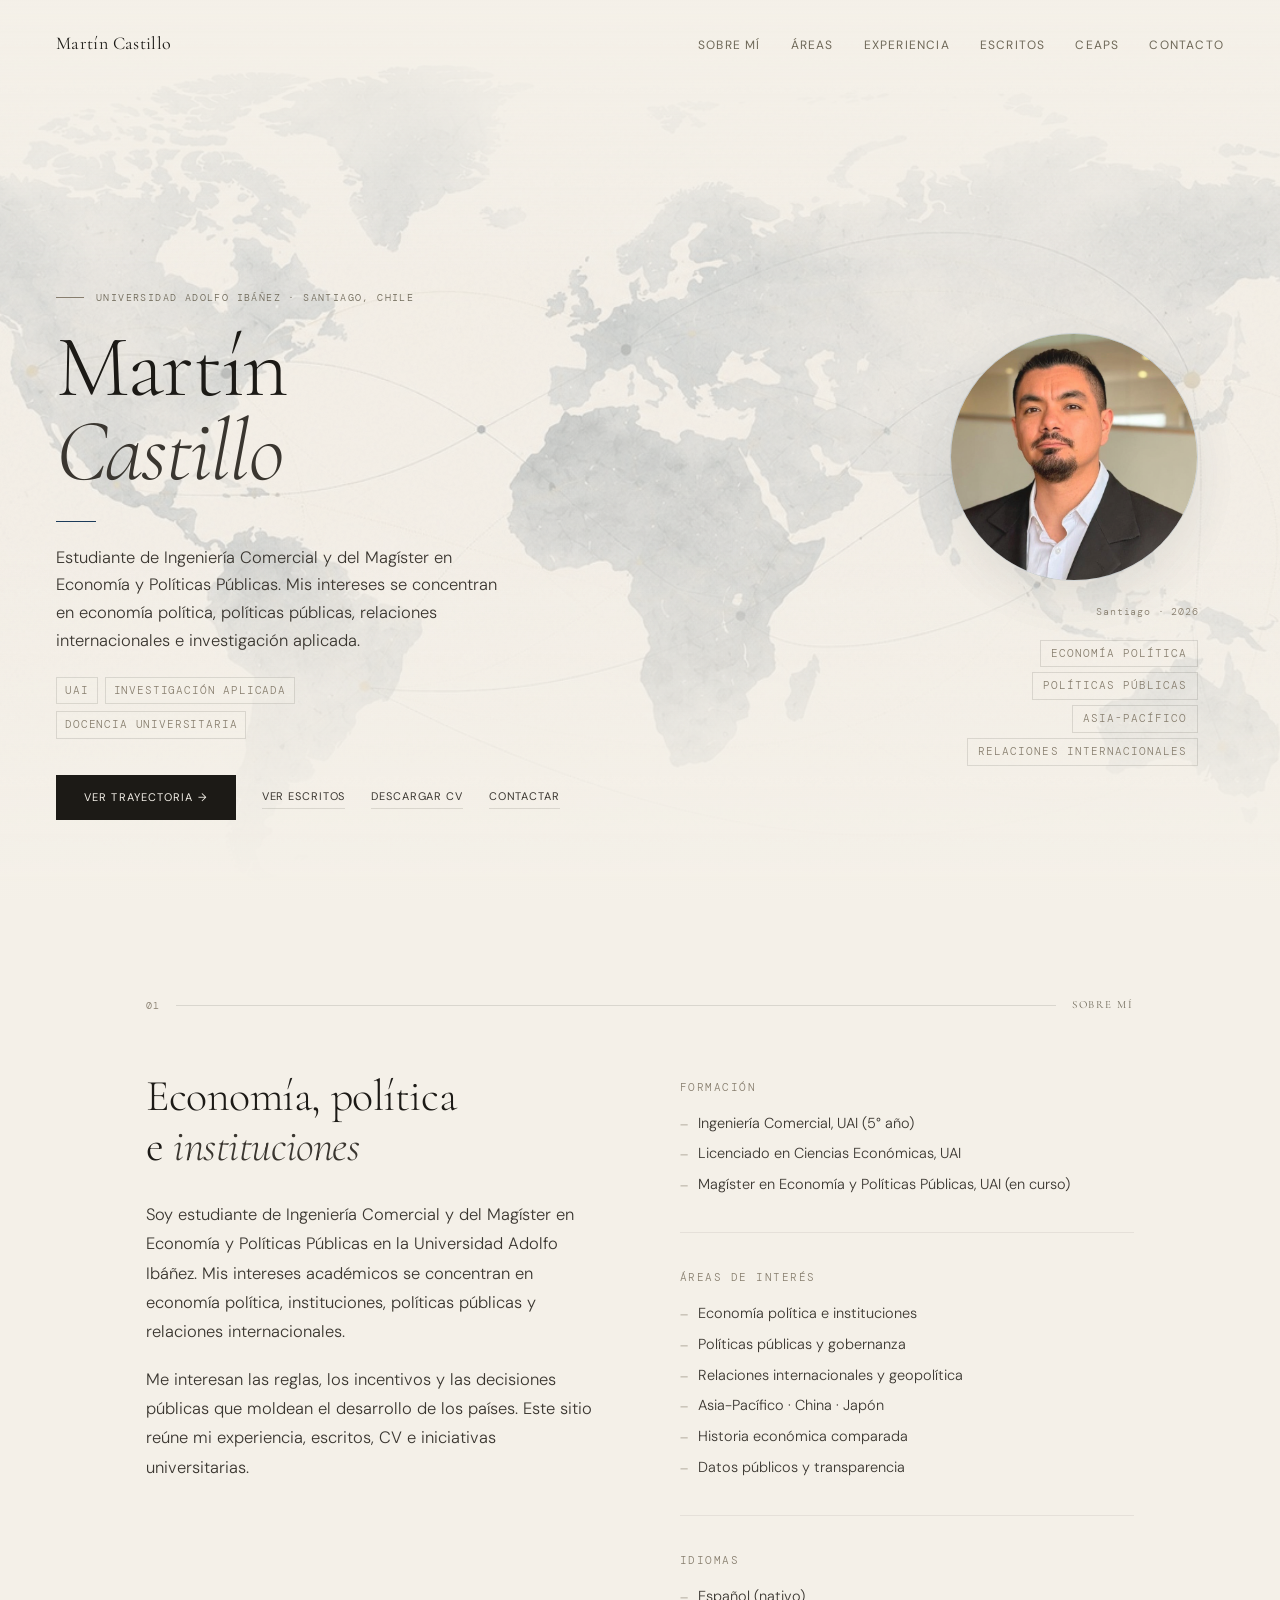
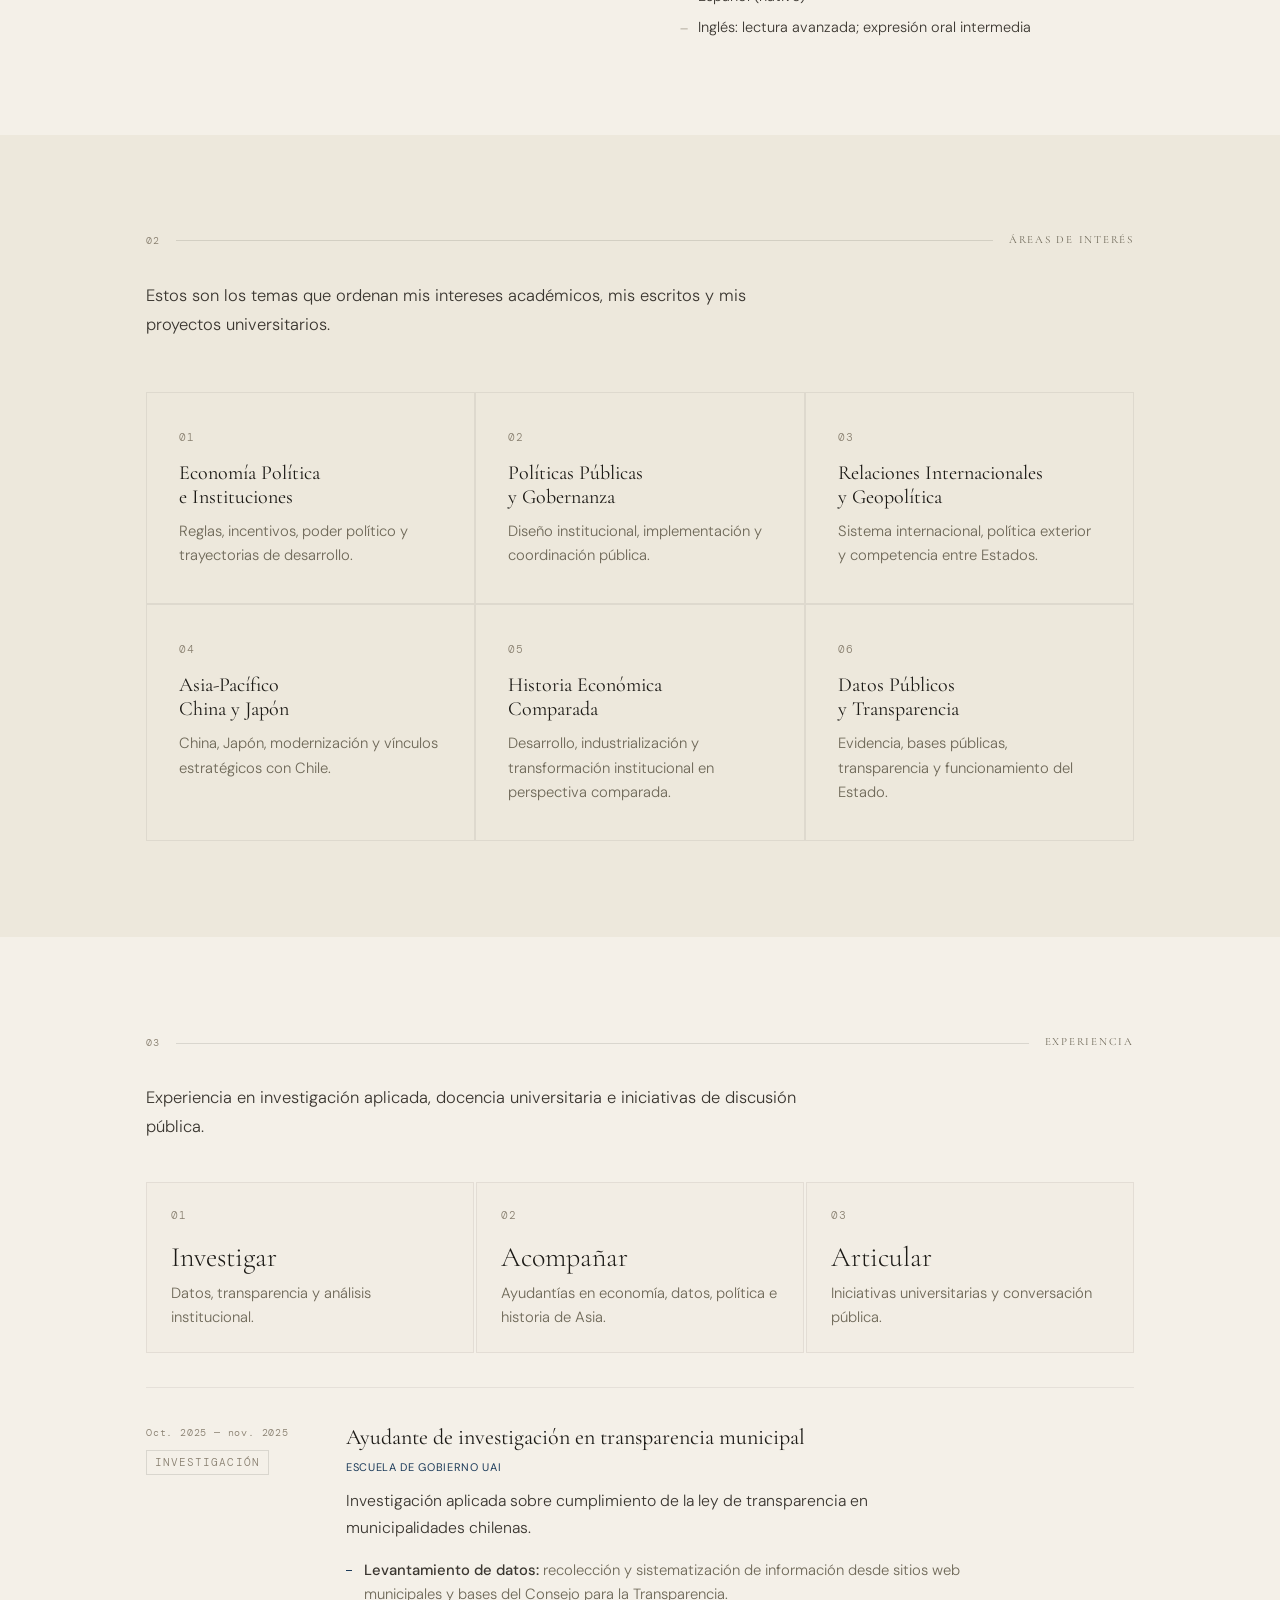
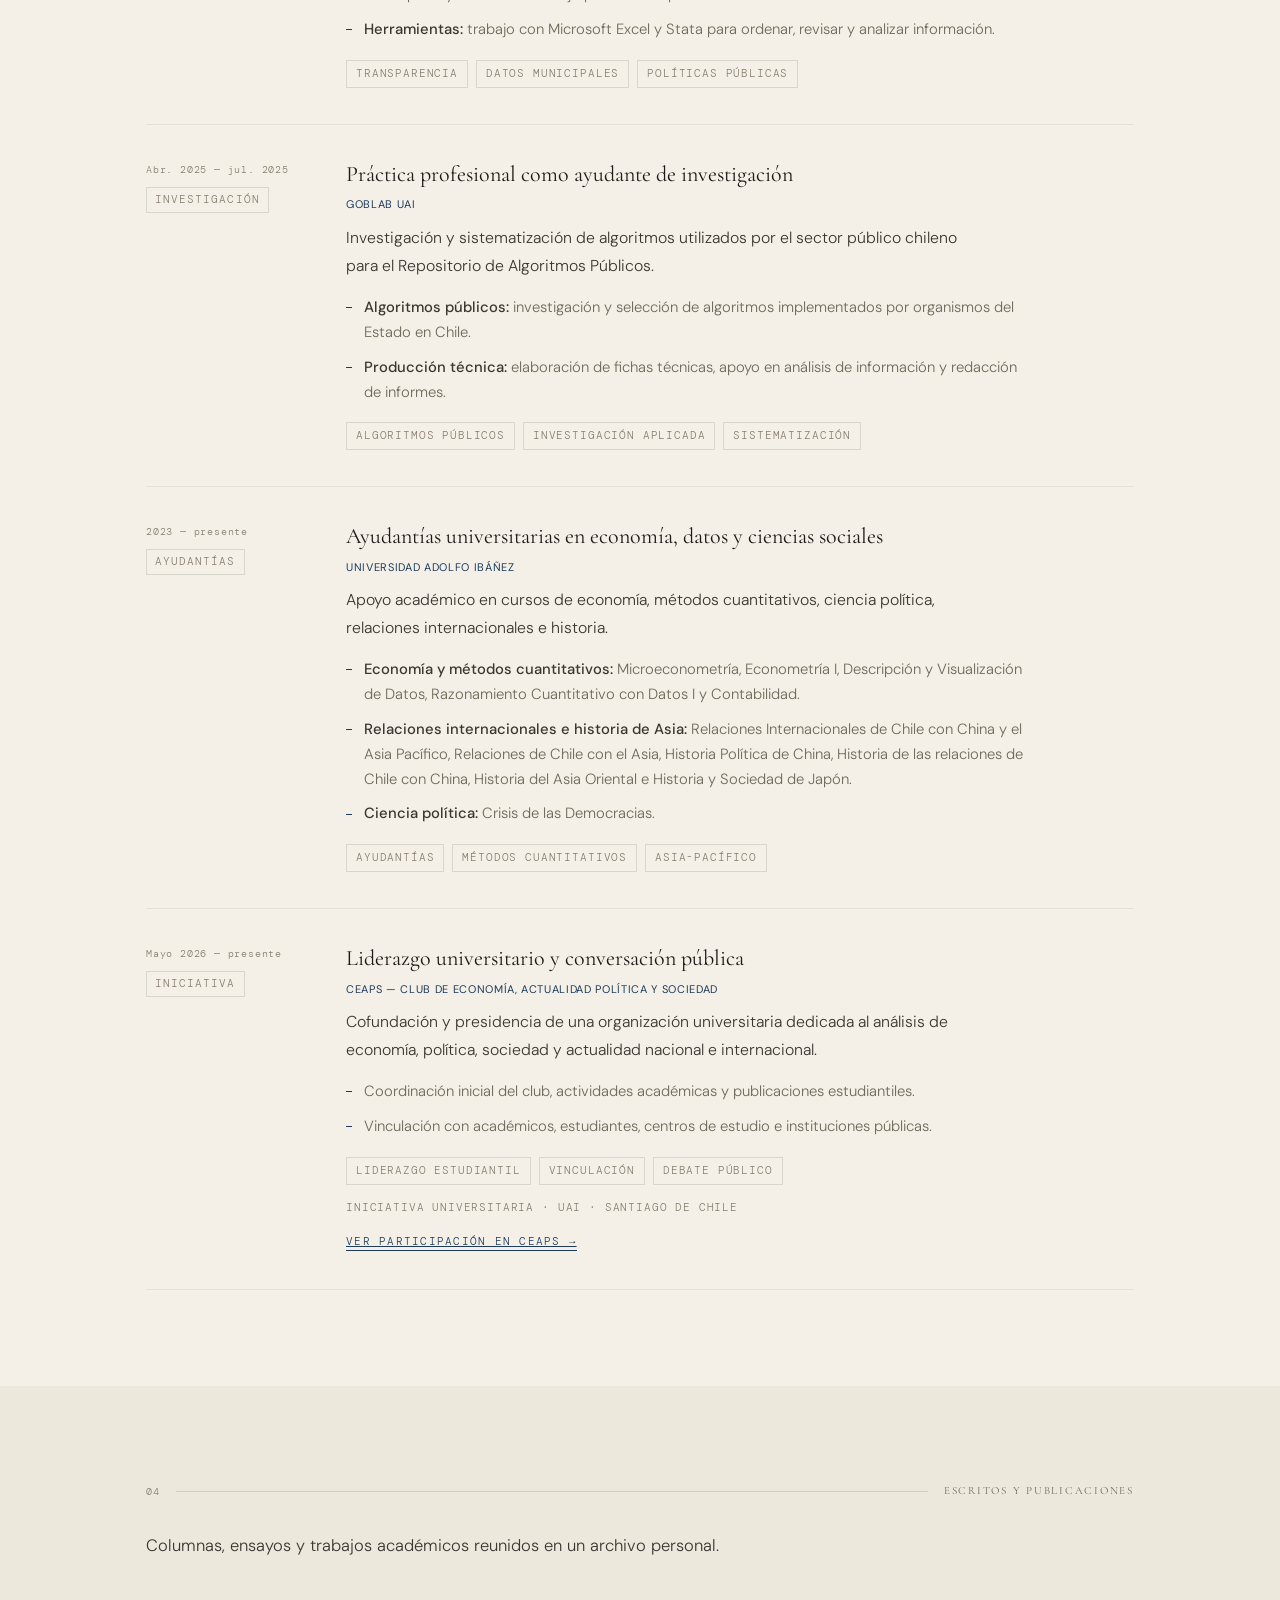
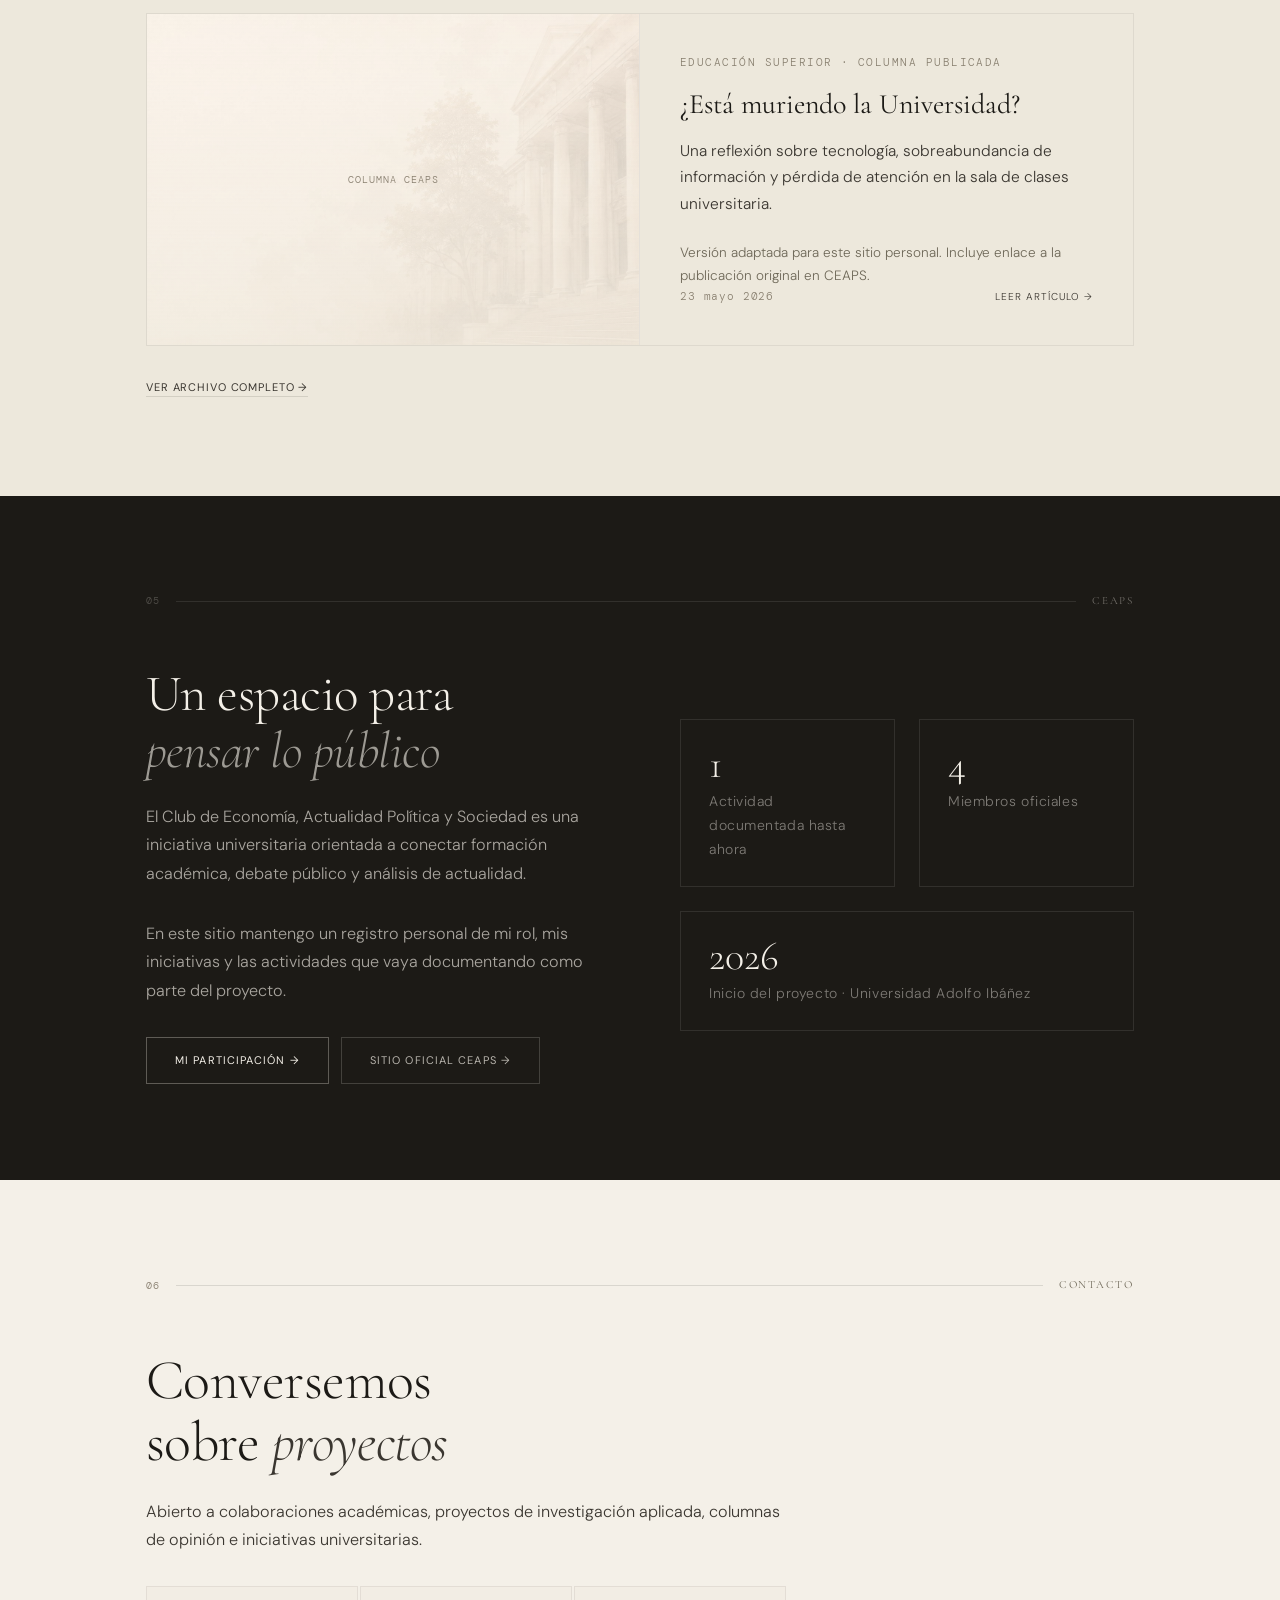
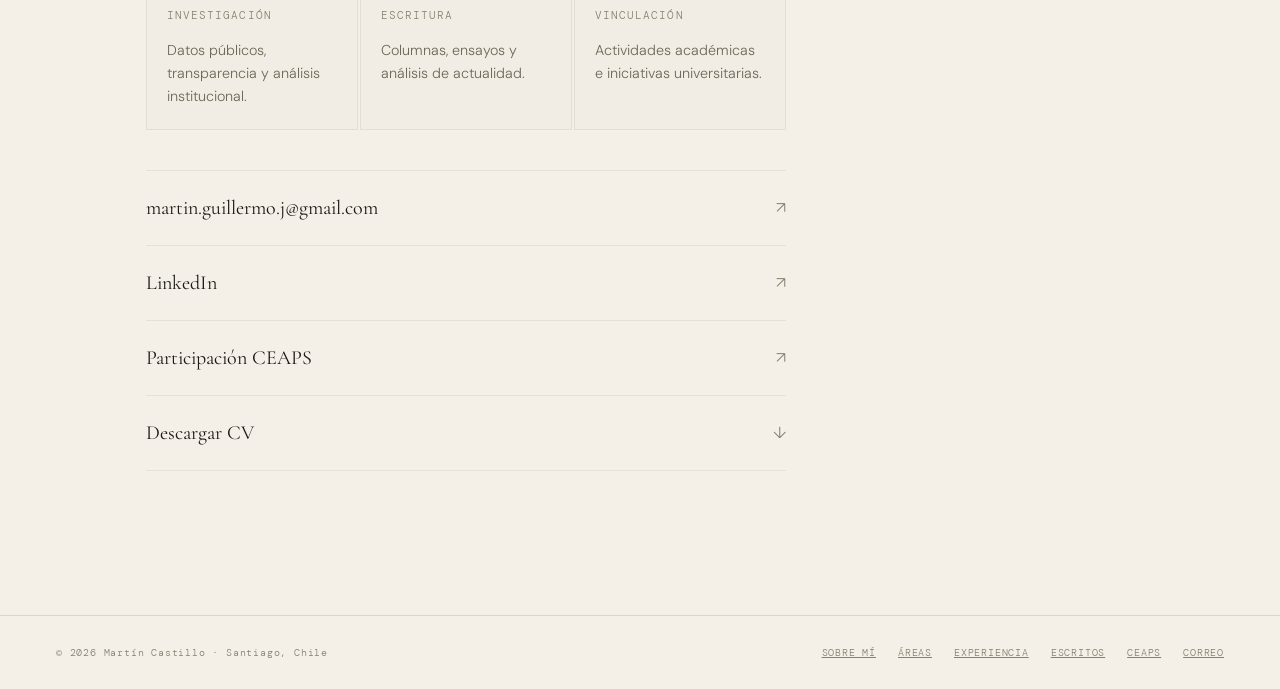
<file: index.html>
<!DOCTYPE html>
<html lang="es">
<head>
<meta charset="UTF-8">
<meta name="viewport" content="width=device-width, initial-scale=1.0">
<title>Martín Castillo — Economía, Políticas Públicas & Relaciones Internacionales</title>
<meta name="description" content="Sitio personal de Martín Castillo: economía política, políticas públicas, relaciones internacionales, investigación aplicada, ayudantías universitarias y CEAPS.">
<meta name="author" content="Martín Castillo Jiménez">
<meta name="robots" content="index, follow">
<meta name="theme-color" content="#F4F0E8">
<meta name="color-scheme" content="light">
<link rel="canonical" href="https://martincastilloj.github.io/">
<meta property="og:title" content="Martín Castillo — Economía, Políticas Públicas & Relaciones Internacionales">
<meta property="og:description" content="Economía política, políticas públicas, relaciones internacionales, investigación aplicada, ayudantías universitarias y escritos de Martín Castillo.">
<meta property="og:type" content="website">
<meta property="og:url" content="https://martincastilloj.github.io/">
<meta property="og:site_name" content="Martín Castillo">
<meta property="og:locale" content="es_CL">
<meta property="og:image" content="https://martincastilloj.github.io/assets/img/social-preview-martin-castillo-20261030.png">
<meta property="og:image:secure_url" content="https://martincastilloj.github.io/assets/img/social-preview-martin-castillo-20261030.png">
<meta property="og:image:type" content="image/png">
<meta property="og:image:alt" content="Martín Castillo: Economía, Políticas Públicas, Relaciones Internacionales y Asia-Pacífico">
<meta property="og:image:width" content="1200">
<meta property="og:image:height" content="630">
<meta name="twitter:card" content="summary_large_image">
<meta name="twitter:title" content="Martín Castillo">
<meta name="twitter:description" content="Economía política, políticas públicas, relaciones internacionales, investigación aplicada y escritos.">
<meta name="twitter:image" content="https://martincastilloj.github.io/assets/img/social-preview-martin-castillo-20261030.png">
<meta name="twitter:image:alt" content="Martín Castillo: sitio web personal">
<link rel="icon" href="assets/img/favicon.svg" type="image/svg+xml">
<link rel="manifest" href="site.webmanifest">
<link rel="preload" href="assets/img/banner-mapa-geopolitico.jpg" as="image">
<link rel="preload" href="assets/img/martin-castillo-foto-hero.jpg" as="image">
<script type="application/ld+json">
{
  "@context": "https://schema.org",
  "@type": "Person",
  "name": "Martín Castillo Jiménez",
  "alternateName": "Martín Castillo",
  "url": "https://martincastilloj.github.io/",
  "image": "https://martincastilloj.github.io/assets/img/social-preview-martin-castillo-2026.png",
  "email": "mailto:martin.guillermo.j@gmail.com",
  "sameAs": [
    "https://www.linkedin.com/in/martincastilloj/",
    "https://ceapsuai.github.io/"
  ],
  "affiliation": {
    "@type": "CollegeOrUniversity",
    "name": "Universidad Adolfo Ibáñez"
  },
  "alumniOf": {
    "@type": "CollegeOrUniversity",
    "name": "Universidad Adolfo Ibáñez"
  },
  "knowsAbout": [
    "Economía política",
    "Políticas públicas",
    "Relaciones internacionales",
    "Asia-Pacífico",
    "Gobernanza",
    "Análisis de datos",
    "Historia económica"
  ],
  "founder": {
    "@type": "Organization",
    "name": "CEAPS | Club de Economía, Actualidad Política y Sociedad",
    "url": "https://ceapsuai.github.io/"
  }
}
</script>
<script type="application/ld+json">
{
  "@context": "https://schema.org",
  "@type": "WebSite",
  "name": "Martín Castillo",
  "url": "https://martincastilloj.github.io/",
  "inLanguage": "es-CL",
  "author": {
    "@type": "Person",
    "name": "Martín Castillo Jiménez",
    "url": "https://martincastilloj.github.io/"
  }
}
</script>
<link rel="preconnect" href="https://fonts.googleapis.com">
<link rel="preconnect" href="https://fonts.gstatic.com" crossorigin>
<link href="https://fonts.googleapis.com/css2?family=Cormorant+Garamond:ital,wght@0,300;0,400;0,500;1,300;1,400&family=DM+Sans:wght@300;400;500&family=DM+Mono:wght@300;400&display=swap" rel="stylesheet">

<link rel="stylesheet" href="assets/css/styles.css">
</head>

<body>
<a href="#contenido" class="skip-link">Saltar al contenido principal</a>

<!-- ─── NAV ──────────────────────────────────────────── -->
<nav id="nav" aria-label="Navegación principal">
  <a href="#hero" class="nav-logo" aria-label="Ir al inicio">Martín Castillo</a>
  <ul class="nav-links">
    <li><a href="#sobre-mi">Sobre mí</a></li>
    <li><a href="#areas">Áreas</a></li>
    <li><a href="#experiencia">Experiencia</a></li>
    <li><a href="#columnas">Escritos</a></li>
    <li><a href="#ceaps">CEAPS</a></li>
    <li><a href="#contacto">Contacto</a></li>
  </ul>
  <button class="nav-burger" id="navBurger" aria-label="Abrir menú" aria-expanded="false" aria-controls="navOverlay">
    <span></span>
    <span></span>
  </button>
</nav>

<!-- ─── MOBILE OVERLAY ───────────────────────────────── -->
<div class="nav-overlay" id="navOverlay" role="dialog" aria-modal="true" aria-label="Navegación" aria-hidden="true" inert>
  <ul class="nav-overlay-links">
    <li><a href="#sobre-mi">Sobre mí</a></li>
    <li><a href="#areas">Áreas</a></li>
    <li><a href="#experiencia">Experiencia</a></li>
    <li><a href="#columnas">Escritos</a></li>
    <li><a href="#ceaps">CEAPS</a></li>
    <li><a href="#contacto">Contacto</a></li>
  </ul>
  <p class="nav-overlay-note">Martín Castillo · UAI · Santiago</p>
</div>

<!-- ─── HERO ──────────────────────────────────────────── -->
<main id="contenido">

<section id="hero" aria-labelledby="hero-title">
  <div class="hero-map" aria-hidden="true"></div>
  <div class="hero-fade-top" aria-hidden="true"></div>
  <div class="hero-fade-bottom" aria-hidden="true"></div>

  <div class="hero-content">
    <div class="hero-left">
      <div class="hero-eyebrow">Universidad Adolfo Ibáñez · Santiago, Chile</div>
      <h1 id="hero-title">Martín<br><em>Castillo</em></h1>
      <div class="hero-rule" aria-hidden="true"></div>
      <p class="hero-desc">
        Estudiante de Ingeniería Comercial y del Magíster en Economía y
        Políticas Públicas. Mis intereses se concentran en economía política,
        políticas públicas, relaciones internacionales e investigación aplicada.
      </p>
      <div class="hero-snapshot" aria-label="Resumen profesional">
        <span>UAI</span>
        <span>Investigación aplicada</span>
        <span>Docencia universitaria</span>
      </div>
      <div class="hero-ctas">
        <a href="#experiencia" class="btn-primary">Ver trayectoria →</a>
        <a href="escritos/" class="btn-secondary">Ver escritos</a>
        <a href="assets/docs/cv-martin-castillo.pdf" class="btn-secondary" download aria-label="Descargar CV de Martín Castillo en PDF">Descargar CV</a>
        <a href="#contacto" class="btn-secondary">Contactar</a>
      </div>
    </div>

    <div class="hero-right">
      <img class="hero-photo" src="assets/img/martin-castillo-foto-hero.jpg" alt="Retrato profesional de Martín Castillo" width="640" height="640" decoding="async" fetchpriority="high">
      <p class="hero-photo-caption">Santiago · 2026</p>
      <div class="hero-tags">
        <span class="hero-tag">Economía Política</span>
        <span class="hero-tag">Políticas Públicas</span>
        <span class="hero-tag">Asia-Pacífico</span>
        <span class="hero-tag">Relaciones Internacionales</span>
      </div>
    </div>
  </div>

</section>

<!-- ─── SOBRE MÍ ───────────────────────────────────────── -->
<section id="sobre-mi" aria-labelledby="sobre-mi-title">
  <div class="section-inner">
    <div class="section-header reveal">
      <span class="section-num">01</span>
      <div class="section-line"></div>
      <span class="section-title" id="sobre-mi-title">Sobre mí</span>
    </div>

    <div class="sobre-grid">
      <div class="sobre-text reveal">
        <h2>Economía, política<br>e <em>instituciones</em></h2>
        <p>
          Soy estudiante de Ingeniería Comercial y del Magíster en Economía y
          Políticas Públicas en la Universidad Adolfo Ibáñez. Mis intereses
          académicos se concentran en economía política, instituciones, políticas
          públicas y relaciones internacionales.
        </p>
        <p>
          Me interesan las reglas, los incentivos y las decisiones públicas que
          moldean el desarrollo de los países. Este sitio reúne mi experiencia,
          escritos, CV e iniciativas universitarias.
        </p>
      </div>

      <div class="sobre-aside reveal">
        <div class="aside-block">
          <div class="aside-label">Formación</div>
          <ul class="aside-list">
            <li>Ingeniería Comercial, UAI (5° año)</li>
            <li>Licenciado en Ciencias Económicas, UAI</li>
            <li>Magíster en Economía y Políticas Públicas, UAI (en curso)</li>
          </ul>
        </div>
        <div class="aside-block">
          <div class="aside-label">Áreas de interés</div>
          <ul class="aside-list">
            <li>Economía política e instituciones</li>
            <li>Políticas públicas y gobernanza</li>
            <li>Relaciones internacionales y geopolítica</li>
            <li>Asia-Pacífico · China · Japón</li>
            <li>Historia económica comparada</li>
            <li>Datos públicos y transparencia</li>
          </ul>
        </div>
        <div class="aside-block">
          <div class="aside-label">Idiomas</div>
          <ul class="aside-list">
            <li>Español (nativo)</li>
            <li>Inglés: lectura avanzada; expresión oral intermedia</li>
          </ul>
        </div>
      </div>
    </div>
  </div>
</section>

<!-- ─── ÁREAS ──────────────────────────────────────────── -->
<section id="areas" aria-labelledby="areas-title">
  <div class="section-inner">
    <div class="section-header reveal">
      <span class="section-num">02</span>
      <div class="section-line"></div>
      <span class="section-title" id="areas-title">Áreas de interés</span>
    </div>

    <p class="section-lead reveal">
      Estos son los temas que ordenan mis intereses académicos, mis escritos y
      mis proyectos universitarios.
    </p>

    <div class="areas-grid">
      <div class="area-item reveal">
        <div class="area-num">01</div>
        <div class="area-name">Economía Política <br>e Instituciones</div>
        <div class="area-desc">Reglas, incentivos, poder político y trayectorias de desarrollo.</div>
      </div>
      <div class="area-item reveal">
        <div class="area-num">02</div>
        <div class="area-name">Políticas Públicas <br>y Gobernanza</div>
        <div class="area-desc">Diseño institucional, implementación y coordinación pública.</div>
      </div>
      <div class="area-item reveal">
        <div class="area-num">03</div>
        <div class="area-name">Relaciones Internacionales <br>y Geopolítica</div>
        <div class="area-desc">Sistema internacional, política exterior y competencia entre Estados.</div>
      </div>
      <div class="area-item reveal">
        <div class="area-num">04</div>
        <div class="area-name">Asia-Pacífico <br>China y Japón</div>
        <div class="area-desc">China, Japón, modernización y vínculos estratégicos con Chile.</div>
      </div>
      <div class="area-item reveal">
        <div class="area-num">05</div>
        <div class="area-name">Historia Económica <br>Comparada</div>
        <div class="area-desc">Desarrollo, industrialización y transformación institucional en perspectiva comparada.</div>
      </div>
      <div class="area-item reveal">
        <div class="area-num">06</div>
        <div class="area-name">Datos Públicos <br>y Transparencia</div>
        <div class="area-desc">Evidencia, bases públicas, transparencia y funcionamiento del Estado.</div>
      </div>
    </div>
  </div>
</section>

<!-- ─── EXPERIENCIA ────────────────────────────────────── -->
<section id="experiencia" aria-labelledby="experiencia-title">
  <div class="section-inner">
    <div class="section-header reveal">
      <span class="section-num">03</span>
      <div class="section-line"></div>
      <span class="section-title" id="experiencia-title">Experiencia</span>
    </div>

    <p class="section-lead reveal">
      Experiencia en investigación aplicada, docencia universitaria e iniciativas
      de discusión pública.
    </p>

    <div class="exp-overview reveal" aria-label="Síntesis de experiencia">
      <div class="exp-overview-item">
        <span>01</span>
        <strong>Investigar</strong>
        <p>Datos, transparencia y análisis institucional.</p>
      </div>
      <div class="exp-overview-item">
        <span>02</span>
        <strong>Acompañar</strong>
        <p>Ayudantías en economía, datos, política e historia de Asia.</p>
      </div>
      <div class="exp-overview-item">
        <span>03</span>
        <strong>Articular</strong>
        <p>Iniciativas universitarias y conversación pública.</p>
      </div>
    </div>

    <div class="exp-list">

      <div class="exp-item reveal">
        <div class="exp-meta">
          <div class="exp-year">Oct. 2025 — nov. 2025</div>
          <div class="exp-tag">Investigación</div>
        </div>
        <div class="exp-body">
          <div class="exp-title">Ayudante de investigación en transparencia municipal</div>
          <div class="exp-org">Escuela de Gobierno UAI</div>
          <p class="exp-desc">Investigación aplicada sobre cumplimiento de la ley de transparencia en municipalidades chilenas.</p>
          <ul class="exp-highlights">
            <li><strong>Levantamiento de datos:</strong> recolección y sistematización de información desde sitios web municipales y bases del Consejo para la Transparencia.</li>
            <li><strong>Herramientas:</strong> trabajo con Microsoft Excel y Stata para ordenar, revisar y analizar información.</li>
          </ul>
          <div class="exp-impact">
            <span>Transparencia</span>
            <span>Datos municipales</span>
            <span>Políticas públicas</span>
          </div>
        </div>
      </div>

      <div class="exp-item reveal">
        <div class="exp-meta">
          <div class="exp-year">Abr. 2025 — jul. 2025</div>
          <div class="exp-tag">Investigación</div>
        </div>
        <div class="exp-body">
          <div class="exp-title">Práctica profesional como ayudante de investigación</div>
          <div class="exp-org">GobLab UAI</div>
          <p class="exp-desc">Investigación y sistematización de algoritmos utilizados por el sector público chileno para el Repositorio de Algoritmos Públicos.</p>
          <ul class="exp-highlights">
            <li><strong>Algoritmos públicos:</strong> investigación y selección de algoritmos implementados por organismos del Estado en Chile.</li>
            <li><strong>Producción técnica:</strong> elaboración de fichas técnicas, apoyo en análisis de información y redacción de informes.</li>
          </ul>
          <div class="exp-impact">
            <span>Algoritmos públicos</span>
            <span>Investigación aplicada</span>
            <span>Sistematización</span>
          </div>
        </div>
      </div>

      <div class="exp-item reveal">
        <div class="exp-meta">
          <div class="exp-year">2023 — presente</div>
          <div class="exp-tag">Ayudantías</div>
        </div>
        <div class="exp-body">
          <div class="exp-title">Ayudantías universitarias en economía, datos y ciencias sociales</div>
          <div class="exp-org">Universidad Adolfo Ibáñez</div>
          <p class="exp-desc">Apoyo académico en cursos de economía, métodos cuantitativos, ciencia política, relaciones internacionales e historia.</p>
          <ul class="exp-highlights">
            <li><strong>Economía y métodos cuantitativos:</strong> Microeconometría, Econometría I, Descripción y Visualización de Datos, Razonamiento Cuantitativo con Datos I y Contabilidad.</li>
            <li><strong>Relaciones internacionales e historia de Asia:</strong> Relaciones Internacionales de Chile con China y el Asia Pacífico, Relaciones de Chile con el Asia, Historia Política de China, Historia de las relaciones de Chile con China, Historia del Asia Oriental e Historia y Sociedad de Japón.</li>
            <li><strong>Ciencia política:</strong> Crisis de las Democracias.</li>
          </ul>
          <div class="exp-impact">
            <span>Ayudantías</span>
            <span>Métodos cuantitativos</span>
            <span>Asia-Pacífico</span>
          </div>
        </div>
      </div>

      <div class="exp-item reveal">
        <div class="exp-meta">
          <div class="exp-year">Mayo 2026 — presente</div>
          <div class="exp-tag">Iniciativa</div>
        </div>
        <div class="exp-body">
          <div class="exp-title">Liderazgo universitario y conversación pública</div>
          <div class="exp-org">CEAPS — Club de Economía, Actualidad Política y Sociedad</div>
          <p class="exp-desc">Cofundación y presidencia de una organización universitaria dedicada al análisis de economía, política, sociedad y actualidad nacional e internacional.</p>
          <ul class="exp-highlights">
            <li>Coordinación inicial del club, actividades académicas y publicaciones estudiantiles.</li>
            <li>Vinculación con académicos, estudiantes, centros de estudio e instituciones públicas.</li>
          </ul>
          <div class="exp-impact">
            <span>Liderazgo estudiantil</span>
            <span>Vinculación</span>
            <span>Debate público</span>
          </div>
          <div class="exp-note">Iniciativa universitaria · UAI · Santiago de Chile</div>
          <a href="ceaps/" class="exp-link">Ver participación en CEAPS →</a>
        </div>
      </div>

    </div>
  </div>
</section>

<!-- ─── ESCRITOS ───────────────────────────────────────── -->
<section id="columnas" aria-labelledby="columnas-title">
  <div class="section-inner">
    <div class="section-header reveal">
      <span class="section-num">04</span>
      <div class="section-line"></div>
      <span class="section-title" id="columnas-title">Escritos y publicaciones</span>
    </div>

    <p class="section-lead reveal">
      Columnas, ensayos y trabajos académicos reunidos en un archivo personal.
    </p>

    <!-- Artículo destacado -->
    <a href="escritos/esta-muriendo-la-universidad.html" class="col-featured reveal" aria-label="Leer columna ¿Está muriendo la Universidad?">
      <div class="col-featured-img">
        <div class="col-featured-img-placeholder">
          <span>columna CEAPS</span>
        </div>
      </div>
      <div class="col-featured-body">
        <div>
          <div class="col-cat">Educación superior · Columna publicada</div>
          <div class="col-title">¿Está muriendo la Universidad?</div>
          <p class="col-excerpt">
            Una reflexión sobre tecnología, sobreabundancia de información y
            pérdida de atención en la sala de clases universitaria.
          </p>
          <p class="col-source">Versión adaptada para este sitio personal. Incluye enlace a la publicación original en CEAPS.</p>
        </div>
        <div class="col-meta">
          <span class="col-date">23 mayo 2026</span>
          <span class="col-read">Leer artículo →</span>
        </div>
      </div>
    </a>

    <div class="section-cta reveal">
      <a href="escritos/" class="btn-secondary">Ver archivo completo →</a>
    </div>
  </div>
</section>

<!-- ─── CEAPS ──────────────────────────────────────────── -->
<section id="ceaps" aria-labelledby="ceaps-title">
  <div class="section-inner">
    <div class="section-header reveal">
      <span class="section-num">05</span>
      <div class="section-line"></div>
      <span class="section-title" id="ceaps-title">CEAPS</span>
    </div>

    <div class="ceaps-inner">
      <div class="ceaps-left reveal">
        <h2>Un espacio para<br><em>pensar lo público</em></h2>
        <p>
          El Club de Economía, Actualidad Política y Sociedad es una iniciativa
          universitaria orientada a conectar formación académica, debate público
          y análisis de actualidad.
        </p>
        <p>
          En este sitio mantengo un registro personal de mi rol, mis iniciativas
          y las actividades que vaya documentando como parte del proyecto.
        </p>
        <div class="ceaps-actions">
          <a href="ceaps/" class="btn-outline-light">Mi participación →</a>
          <a href="https://ceapsuai.github.io/" target="_blank" rel="noopener noreferrer" class="btn-outline-light btn-outline-light-muted" aria-label="Abrir sitio oficial de CEAPS en una nueva pestaña">Sitio oficial CEAPS →</a>
        </div>
      </div>

      <div class="ceaps-right reveal">
        <div class="ceaps-stats-row">
          <div class="ceaps-stat">
            <div class="ceaps-stat-num">1</div>
            <div class="ceaps-stat-label">Actividad documentada hasta ahora</div>
          </div>
          <div class="ceaps-stat">
            <div class="ceaps-stat-num">4</div>
            <div class="ceaps-stat-label">Miembros oficiales</div>
          </div>
        </div>
        <div class="ceaps-stat">
          <div class="ceaps-stat-num">2026</div>
          <div class="ceaps-stat-label">Inicio del proyecto · Universidad Adolfo Ibáñez</div>
        </div>
      </div>
    </div>
  </div>
</section>

<!-- ─── CONTACTO ───────────────────────────────────────── -->
<section id="contacto" aria-labelledby="contacto-title">
  <div class="section-inner">
    <div class="section-header reveal">
      <span class="section-num">06</span>
      <div class="section-line"></div>
      <span class="section-title" id="contacto-title">Contacto</span>
    </div>

    <div class="contact-inner reveal">
      <h2>Conversemos<br>sobre <em>proyectos</em></h2>
      <p>
        Abierto a colaboraciones académicas, proyectos de investigación aplicada,
        columnas de opinión e iniciativas universitarias.
      </p>

      <div class="contact-focus" aria-label="Ámbitos de colaboración">
        <div class="contact-focus-item">
          <span>Investigación</span>
          <p>Datos públicos, transparencia y análisis institucional.</p>
        </div>
        <div class="contact-focus-item">
          <span>Escritura</span>
          <p>Columnas, ensayos y análisis de actualidad.</p>
        </div>
        <div class="contact-focus-item">
          <span>Vinculación</span>
          <p>Actividades académicas e iniciativas universitarias.</p>
        </div>
      </div>

      <div class="contact-links">
        <a href="mailto:martin.guillermo.j@gmail.com" class="contact-link" aria-label="Enviar correo a Martín Castillo">
          <span class="contact-link-label">martin.guillermo.j@gmail.com</span>
          <span class="contact-link-arrow">↗</span>
        </a>
        <a href="https://www.linkedin.com/in/martincastilloj/" target="_blank" rel="noopener noreferrer" class="contact-link" aria-label="Abrir LinkedIn de Martín Castillo en una nueva pestaña">
          <span class="contact-link-label">LinkedIn</span>
          <span class="contact-link-arrow">↗</span>
        </a>
        <a href="ceaps/" class="contact-link">
          <span class="contact-link-label">Participación CEAPS</span>
          <span class="contact-link-arrow">↗</span>
        </a>
        <a href="assets/docs/cv-martin-castillo.pdf" class="contact-link" download aria-label="Descargar CV de Martín Castillo en PDF">
          <span class="contact-link-label">Descargar CV</span>
          <span class="contact-link-arrow">↓</span>
        </a>
      </div>
    </div>
  </div>
</section>

</main>

<!-- ─── FOOTER ─────────────────────────────────────────── -->
<footer>
  <span class="footer-left">© 2026 Martín Castillo · Santiago, Chile</span>
  <nav class="footer-links" aria-label="Enlaces finales">
    <a href="#sobre-mi">Sobre mí</a>
    <a href="#areas">Áreas</a>
    <a href="#experiencia">Experiencia</a>
    <a href="escritos/">Escritos</a>
    <a href="ceaps/">CEAPS</a>
    <a href="mailto:martin.guillermo.j@gmail.com">Correo</a>
  </nav>
</footer>

<!-- ─── JS ────────────────────────────────────────────── -->
<script src="assets/js/main.js" defer></script>

</body>
</html>
</file>
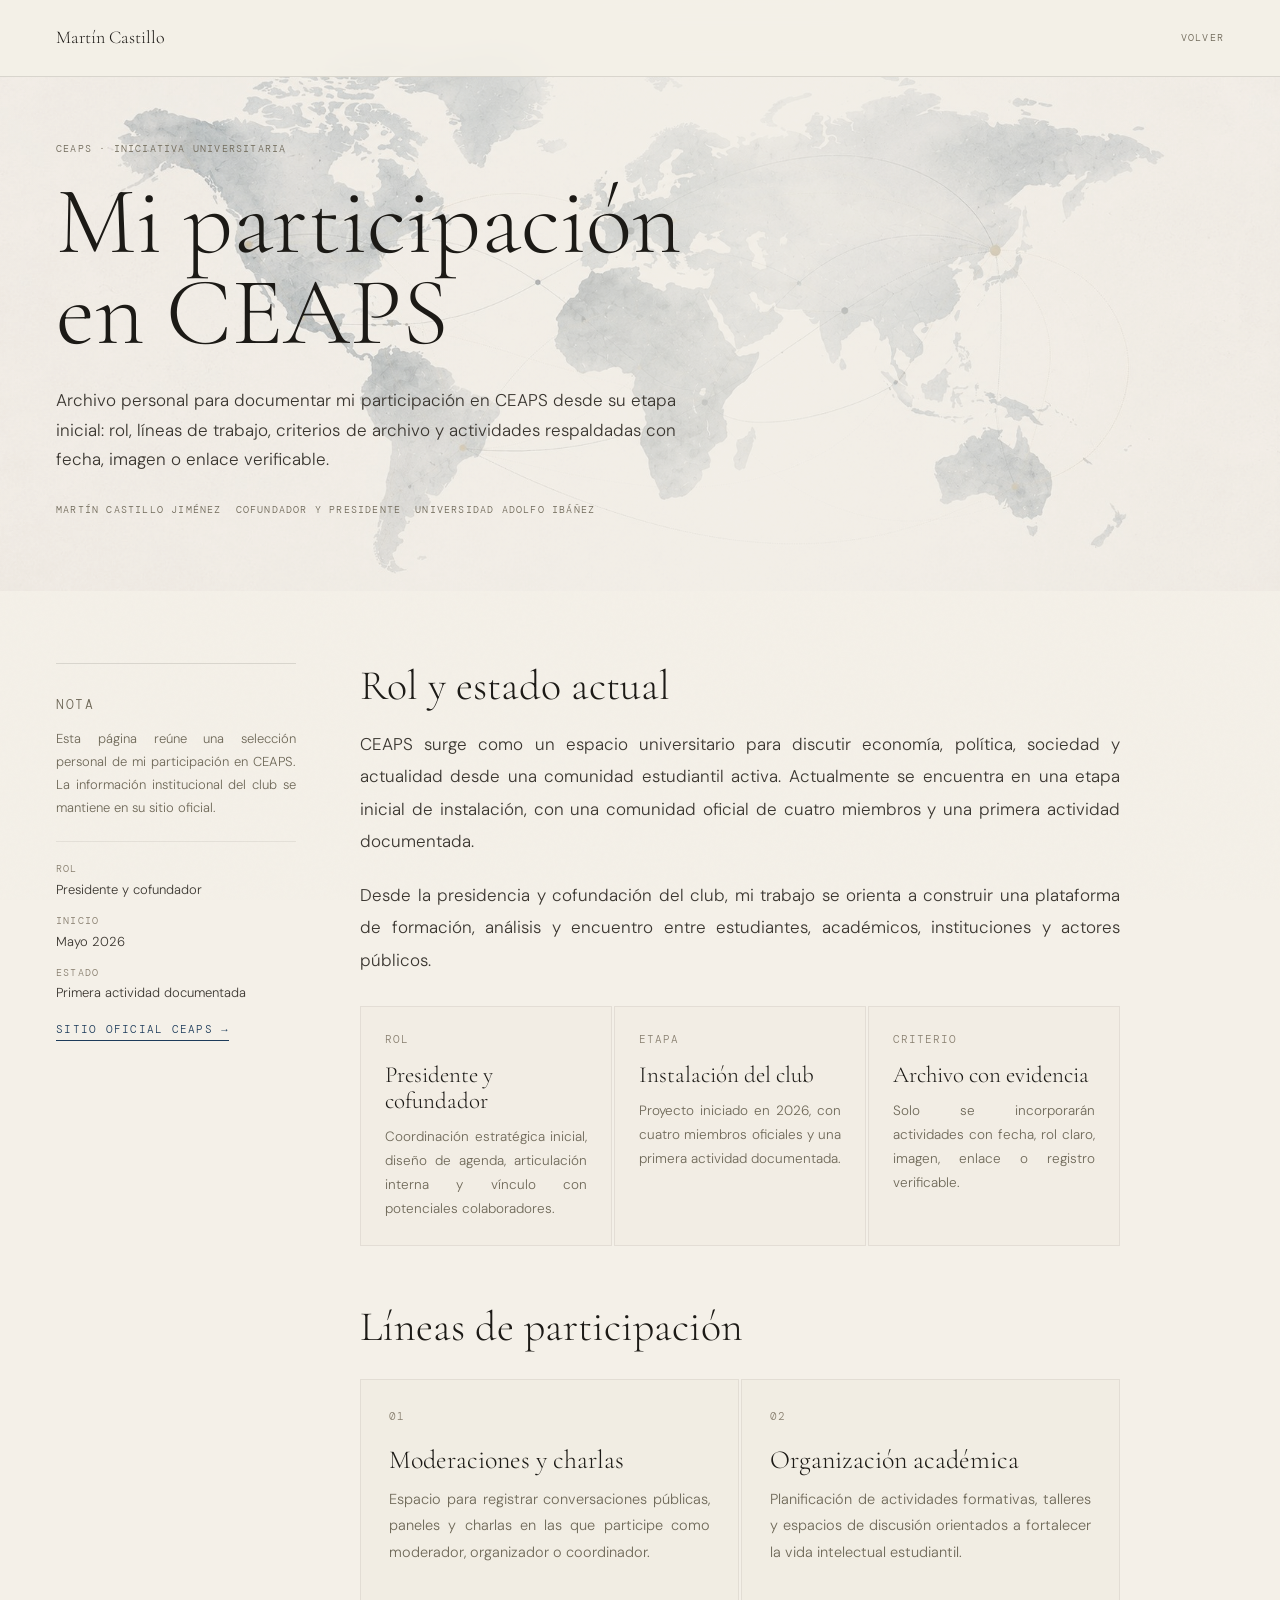
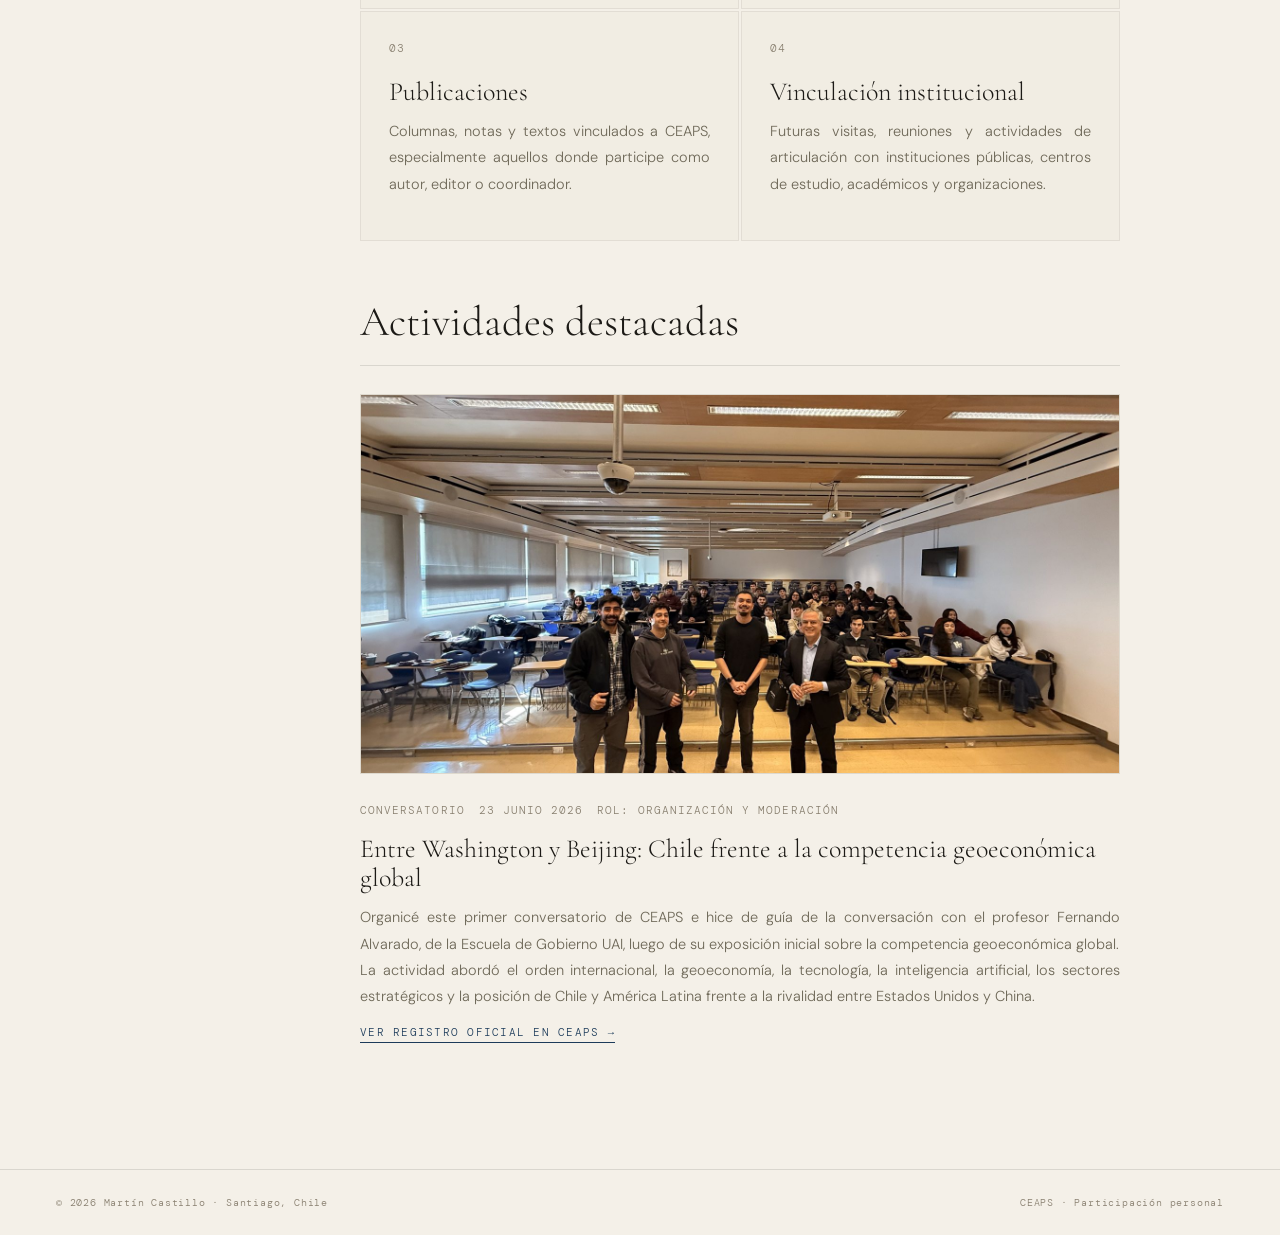
<file: ceaps/index.html>
<!DOCTYPE html>
<html lang="es">
<head>
<meta charset="UTF-8">
<meta name="viewport" content="width=device-width, initial-scale=1.0">
<title>Mi participación en CEAPS — Martín Castillo</title>
<meta name="description" content="Archivo personal de la participación de Martín Castillo en CEAPS: rol, etapa actual del proyecto, líneas de trabajo y actividades documentadas.">
<meta name="author" content="Martín Castillo Jiménez">
<meta name="robots" content="index, follow">
<meta name="theme-color" content="#F4F0E8">
<meta name="color-scheme" content="light">
<link rel="canonical" href="https://martincastilloj.github.io/ceaps/">
<meta property="og:title" content="Mi participación en CEAPS">
<meta property="og:description" content="Rol, etapa actual del proyecto, líneas de trabajo y actividades documentadas desde CEAPS.">
<meta property="og:type" content="website">
<meta property="og:url" content="https://martincastilloj.github.io/ceaps/">
<meta property="og:site_name" content="Martín Castillo">
<meta property="og:locale" content="es_CL">
<meta property="og:image" content="https://martincastilloj.github.io/assets/img/social-preview-martin-castillo-2026.png">
<meta property="og:image:width" content="1200">
<meta property="og:image:height" content="630">
<meta name="twitter:card" content="summary_large_image">
<meta name="twitter:title" content="Mi participación en CEAPS">
<meta name="twitter:description" content="Rol, etapa actual del proyecto, líneas de trabajo y actividades documentadas desde CEAPS.">
<meta name="twitter:image" content="https://martincastilloj.github.io/assets/img/social-preview-martin-castillo-2026.png">
<link rel="icon" href="../assets/img/favicon.svg" type="image/svg+xml">
<link rel="manifest" href="../site.webmanifest">
<link rel="preload" href="../assets/img/banner-mapa-geopolitico.jpg" as="image">
<script type="application/ld+json">
{
  "@context": "https://schema.org",
  "@type": "CollectionPage",
  "name": "Mi participación en CEAPS",
  "description": "Archivo personal de la participación de Martín Castillo en CEAPS: rol, etapa actual del proyecto, líneas de trabajo y actividades documentadas.",
  "url": "https://martincastilloj.github.io/ceaps/",
  "inLanguage": "es-CL",
  "author": {
    "@type": "Person",
    "name": "Martín Castillo Jiménez",
    "url": "https://martincastilloj.github.io/"
  },
  "about": {
    "@type": "Organization",
    "name": "CEAPS | Club de Economía, Actualidad Política y Sociedad",
    "url": "https://ceapsuai.github.io/"
  }
}
</script>
<link rel="preconnect" href="https://fonts.googleapis.com">
<link rel="preconnect" href="https://fonts.gstatic.com" crossorigin>
<link href="https://fonts.googleapis.com/css2?family=Cormorant+Garamond:ital,wght@0,300;0,400;0,500;1,300;1,400&family=DM+Sans:wght@300;400;500&family=DM+Mono:wght@300;400&display=swap" rel="stylesheet">
<link rel="stylesheet" href="../assets/css/article.css">
<link rel="stylesheet" href="../assets/css/ceaps.css?v=20260705-grupal">
</head>
<body>
<a href="#contenido" class="skip-link">Saltar al contenido principal</a>

<nav class="site-nav" aria-label="Navegación principal">
  <a href="../index.html#hero" class="nav-logo" aria-label="Ir al inicio">Martín Castillo</a>
  <a href="../index.html#ceaps" class="nav-link">Volver</a>
</nav>

<header class="ceaps-page-hero">
  <div class="ceaps-page-map" aria-hidden="true"></div>
  <div class="ceaps-page-inner">
    <p class="article-kicker">CEAPS · Iniciativa universitaria</p>
    <h1>Mi participación<br>en CEAPS</h1>
    <p class="article-summary">
      Archivo personal para documentar mi participación en CEAPS desde su etapa
      inicial: rol, líneas de trabajo, criterios de archivo y actividades
      respaldadas con fecha, imagen o enlace verificable.
    </p>
    <div class="article-meta">
      <span>Martín Castillo Jiménez</span>
      <span>Cofundador y presidente</span>
      <span>Universidad Adolfo Ibáñez</span>
    </div>
  </div>
</header>

<main class="ceaps-page-wrap" id="contenido">
  <aside class="ceaps-page-sidebar">
    <p class="source-label">Nota</p>
    <p>
      Esta página reúne una selección personal de mi participación en CEAPS. La
      información institucional del club se mantiene en su sitio oficial.
    </p>
    <dl class="ceaps-side-facts" aria-label="Datos rápidos de participación">
      <div>
        <dt>Rol</dt>
        <dd>Presidente y cofundador</dd>
      </div>
      <div>
        <dt>Inicio</dt>
        <dd>Mayo 2026</dd>
      </div>
      <div>
        <dt>Estado</dt>
        <dd>Primera actividad documentada</dd>
      </div>
    </dl>
    <a href="https://ceapsuai.github.io/" target="_blank" rel="noopener noreferrer" class="ceaps-side-link">Sitio oficial CEAPS →</a>
  </aside>

  <article class="ceaps-page-body">
    <section aria-labelledby="rol-title">
      <h2 id="rol-title">Rol y estado actual</h2>
      <p>
        CEAPS surge como un espacio universitario para discutir economía,
        política, sociedad y actualidad desde una comunidad estudiantil activa.
        Actualmente se encuentra en una etapa inicial de instalación, con una
        comunidad oficial de cuatro miembros y una primera actividad documentada.
      </p>
      <p>
        Desde la presidencia y cofundación del club, mi trabajo se orienta a
        construir una plataforma de formación, análisis y encuentro entre
        estudiantes, académicos, instituciones y actores públicos.
      </p>
      <div class="ceaps-status-grid">
        <article class="ceaps-status-item">
          <span>Rol</span>
          <strong>Presidente y cofundador</strong>
          <p>Coordinación estratégica inicial, diseño de agenda, articulación interna y vínculo con potenciales colaboradores.</p>
        </article>
        <article class="ceaps-status-item">
          <span>Etapa</span>
          <strong>Instalación del club</strong>
          <p>Proyecto iniciado en 2026, con cuatro miembros oficiales y una primera actividad documentada.</p>
        </article>
        <article class="ceaps-status-item">
          <span>Criterio</span>
          <strong>Archivo con evidencia</strong>
          <p>Solo se incorporarán actividades con fecha, rol claro, imagen, enlace o registro verificable.</p>
        </article>
      </div>
    </section>

    <section aria-labelledby="lineas-title">
      <h2 id="lineas-title">Líneas de participación</h2>
      <div class="ceaps-line-grid">
        <article class="ceaps-line-card">
          <span class="ceaps-card-num">01</span>
          <h3>Moderaciones y charlas</h3>
          <p>Espacio para registrar conversaciones públicas, paneles y charlas en las que participe como moderador, organizador o coordinador.</p>
        </article>
        <article class="ceaps-line-card">
          <span class="ceaps-card-num">02</span>
          <h3>Organización académica</h3>
          <p>Planificación de actividades formativas, talleres y espacios de discusión orientados a fortalecer la vida intelectual estudiantil.</p>
        </article>
        <article class="ceaps-line-card">
          <span class="ceaps-card-num">03</span>
          <h3>Publicaciones</h3>
          <p>Columnas, notas y textos vinculados a CEAPS, especialmente aquellos donde participe como autor, editor o coordinador.</p>
        </article>
        <article class="ceaps-line-card">
          <span class="ceaps-card-num">04</span>
          <h3>Vinculación institucional</h3>
          <p>Futuras visitas, reuniones y actividades de articulación con instituciones públicas, centros de estudio, académicos y organizaciones.</p>
        </article>
      </div>
    </section>

    <section aria-labelledby="actividades-title">
      <h2 id="actividades-title">Actividades destacadas</h2>

      <div class="activity-entry activity-entry-featured">
        <div class="activity-entry-media">
          <img src="../assets/img/ceaps/entre-washington-beijing-grupal.jpg" alt="Equipo CEAPS, asistentes y profesor Fernando Alvarado al cierre del conversatorio" width="1600" height="800" loading="lazy" decoding="async">
        </div>
        <div>
          <div class="activity-entry-meta">
            <span>Conversatorio</span>
            <span>23 junio 2026</span>
            <span>Rol: organización y moderación</span>
          </div>
          <div class="activity-entry-body">
            <h3>Entre Washington y Beijing: Chile frente a la competencia geoeconómica global</h3>
            <p>
              Organicé este primer conversatorio de CEAPS e hice de guía de la
              conversación con el profesor Fernando Alvarado, de la Escuela de
              Gobierno UAI, luego de su exposición inicial sobre la competencia
              geoeconómica global.
            </p>
            <p>
              La actividad abordó el orden internacional, la geoeconomía, la
              tecnología, la inteligencia artificial, los sectores estratégicos y
              la posición de Chile y América Latina frente a la rivalidad entre
              Estados Unidos y China.
            </p>
            <a href="https://ceapsuai.github.io/publicaciones/entre-washington-beijing-competencia-geoeconomica.html" target="_blank" rel="noopener noreferrer">Ver registro oficial en CEAPS →</a>
          </div>
        </div>
      </div>
    </section>
  </article>
</main>

<footer>
  <span>© 2026 Martín Castillo · Santiago, Chile</span>
  <span>CEAPS · Participación personal</span>
</footer>
</body>
</html>
</file>
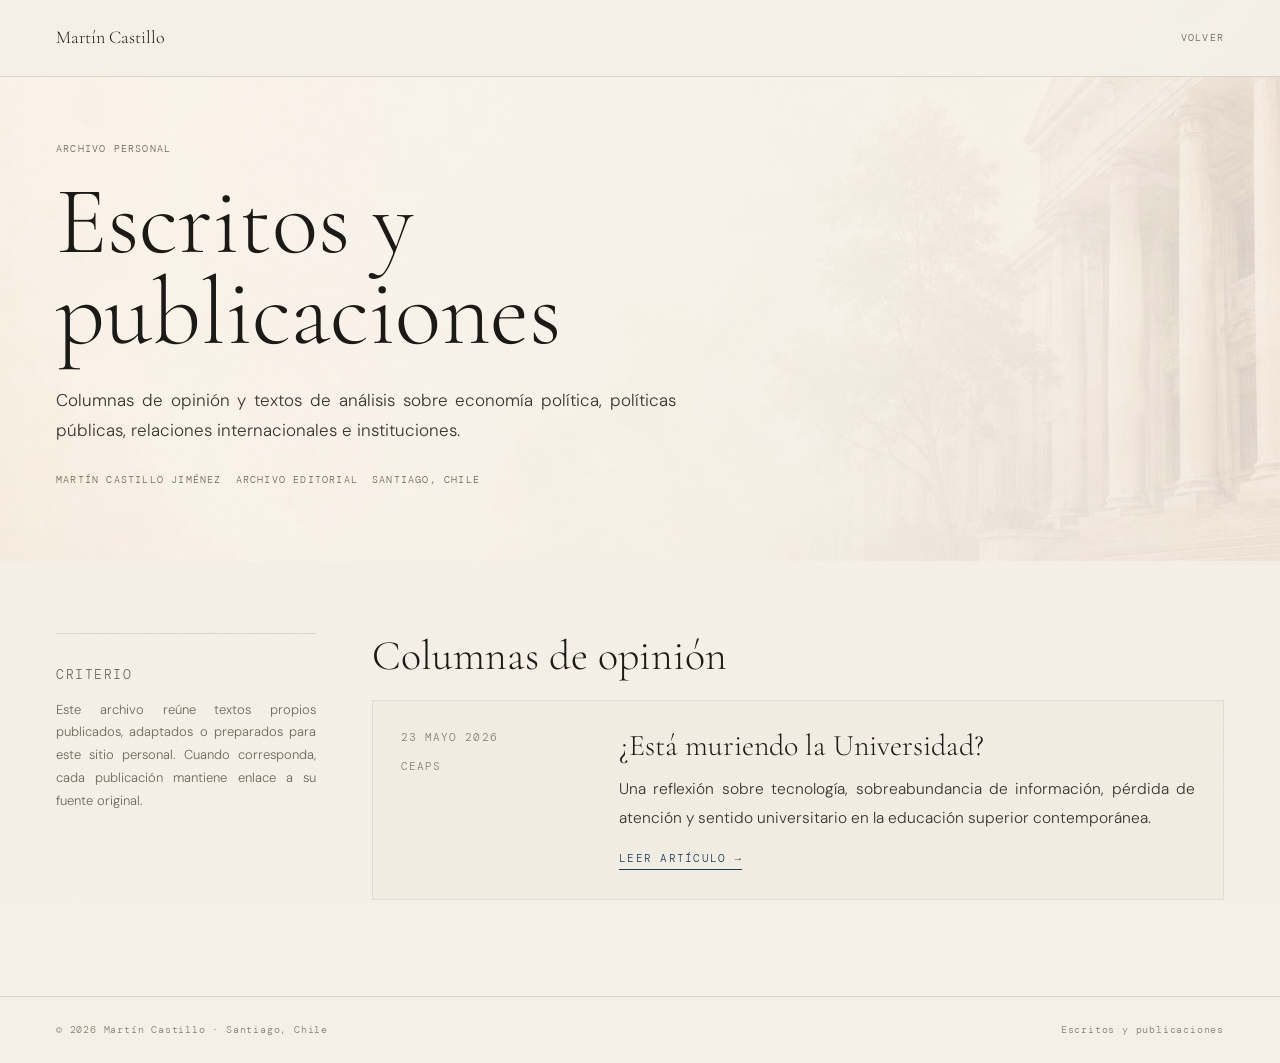
<file: escritos/index.html>
<!DOCTYPE html>
<html lang="es">
<head>
<meta charset="UTF-8">
<meta name="viewport" content="width=device-width, initial-scale=1.0">
<title>Escritos y publicaciones — Martín Castillo</title>
<meta name="description" content="Archivo de escritos, columnas de opinión y textos de análisis de Martín Castillo.">
<meta name="author" content="Martín Castillo Jiménez">
<meta name="robots" content="index, follow">
<meta name="theme-color" content="#F4F0E8">
<meta name="color-scheme" content="light">
<link rel="canonical" href="https://martincastilloj.github.io/escritos/">
<meta property="og:title" content="Escritos y publicaciones — Martín Castillo">
<meta property="og:description" content="Archivo personal de columnas de opinión y textos de análisis de Martín Castillo.">
<meta property="og:type" content="website">
<meta property="og:url" content="https://martincastilloj.github.io/escritos/">
<meta property="og:site_name" content="Martín Castillo">
<meta property="og:locale" content="es_CL">
<meta property="og:image" content="https://martincastilloj.github.io/assets/img/social-preview-martin-castillo-2026.png">
<meta property="og:image:width" content="1200">
<meta property="og:image:height" content="630">
<meta name="twitter:card" content="summary_large_image">
<meta name="twitter:title" content="Escritos y publicaciones — Martín Castillo">
<meta name="twitter:description" content="Columnas de opinión y textos de análisis.">
<meta name="twitter:image" content="https://martincastilloj.github.io/assets/img/social-preview-martin-castillo-2026.png">
<link rel="icon" href="../assets/img/favicon.svg" type="image/svg+xml">
<link rel="manifest" href="../site.webmanifest">
<link rel="preload" href="../assets/img/banner-columna-universidad.jpg" as="image">
<script type="application/ld+json">
{
  "@context": "https://schema.org",
  "@type": "CollectionPage",
  "name": "Escritos y publicaciones",
  "description": "Archivo personal de columnas de opinión y textos de análisis de Martín Castillo.",
  "url": "https://martincastilloj.github.io/escritos/",
  "inLanguage": "es-CL",
  "author": {
    "@type": "Person",
    "name": "Martín Castillo Jiménez",
    "url": "https://martincastilloj.github.io/"
  },
  "hasPart": [
    {
      "@type": "Article",
      "headline": "¿Está muriendo la Universidad?",
      "url": "https://martincastilloj.github.io/escritos/esta-muriendo-la-universidad.html",
      "datePublished": "2026-05-23"
    }
  ]
}
</script>
<link rel="preconnect" href="https://fonts.googleapis.com">
<link rel="preconnect" href="https://fonts.gstatic.com" crossorigin>
<link href="https://fonts.googleapis.com/css2?family=Cormorant+Garamond:ital,wght@0,300;0,400;0,500;1,300;1,400&family=DM+Sans:wght@300;400;500&family=DM+Mono:wght@300;400&display=swap" rel="stylesheet">
<link rel="stylesheet" href="../assets/css/article.css">
<link rel="stylesheet" href="../assets/css/publications.css">
</head>
<body>
<a href="#contenido" class="skip-link">Saltar al contenido principal</a>

<nav class="site-nav" aria-label="Navegación principal">
  <a href="../index.html#hero" class="nav-logo" aria-label="Ir al inicio">Martín Castillo</a>
  <a href="../index.html#columnas" class="nav-link">Volver</a>
</nav>

<header class="publications-hero">
  <div class="publications-map" aria-hidden="true"></div>
  <div class="publications-inner">
    <p class="article-kicker">Archivo personal</p>
    <h1>Escritos y<br>publicaciones</h1>
    <p class="article-summary">
      Columnas de opinión y textos de análisis sobre economía
      política, políticas públicas, relaciones internacionales e instituciones.
    </p>
    <div class="article-meta">
      <span>Martín Castillo Jiménez</span>
      <span>Archivo editorial</span>
      <span>Santiago, Chile</span>
    </div>
  </div>
</header>

<main class="publications-wrap" id="contenido">
  <div class="publications-grid">
    <aside class="publications-sidebar">
      <p class="source-label">Criterio</p>
      <p>
        Este archivo reúne textos propios publicados, adaptados o preparados
        para este sitio personal. Cuando corresponda, cada publicación mantiene
        enlace a su fuente original.
      </p>
    </aside>

    <div class="publications-body">
      <section class="publication-group" aria-labelledby="columnas-opinion-title">
        <h2 id="columnas-opinion-title">Columnas de opinión</h2>
        <div class="publication-list">
          <a href="esta-muriendo-la-universidad.html" class="publication-card">
            <div class="publication-meta">
              <span>23 mayo 2026</span>
              <span>CEAPS</span>
            </div>
            <div class="publication-content">
              <h3>¿Está muriendo la Universidad?</h3>
              <p>
                Una reflexión sobre tecnología, sobreabundancia de información,
                pérdida de atención y sentido universitario en la educación
                superior contemporánea.
              </p>
              <span class="publication-action">Leer artículo →</span>
            </div>
          </a>
        </div>
      </section>

    </div>
  </div>
</main>

<footer>
  <span>© 2026 Martín Castillo · Santiago, Chile</span>
  <span>Escritos y publicaciones</span>
</footer>
</body>
</html>
</file>
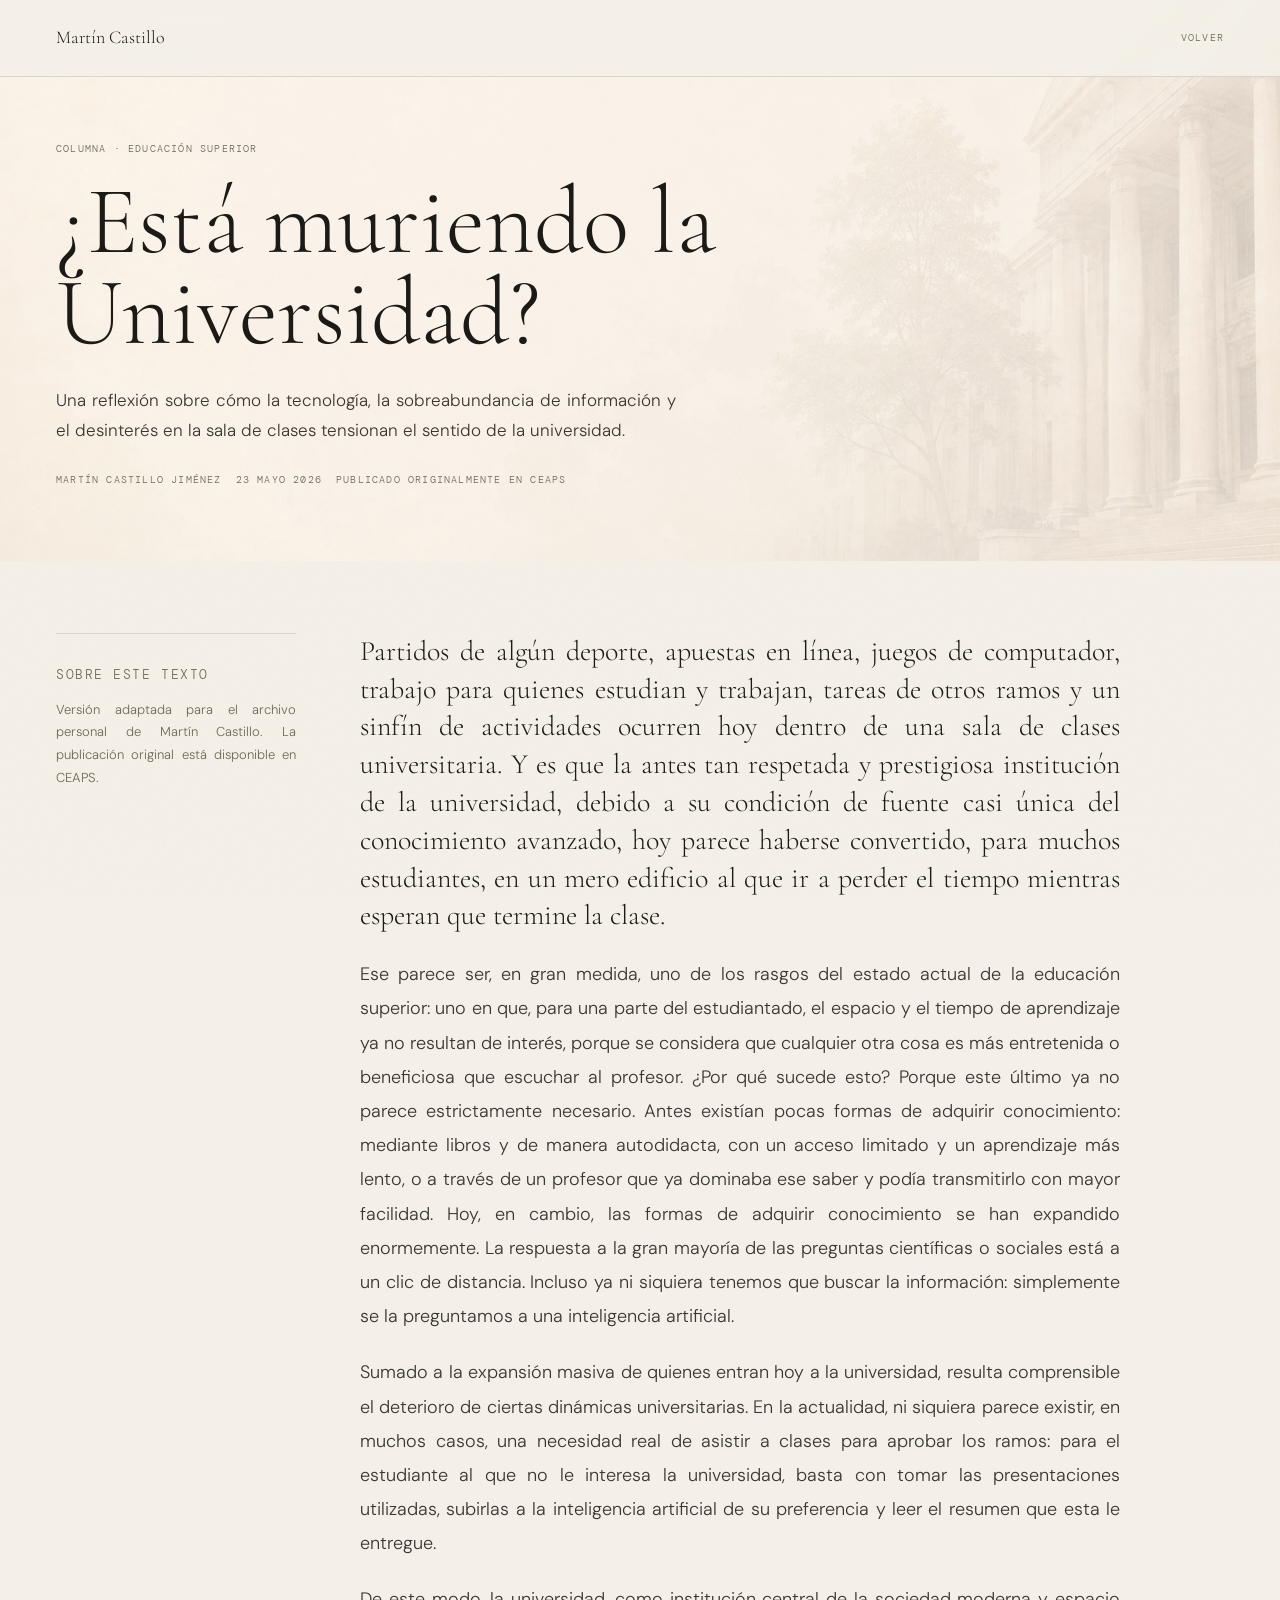
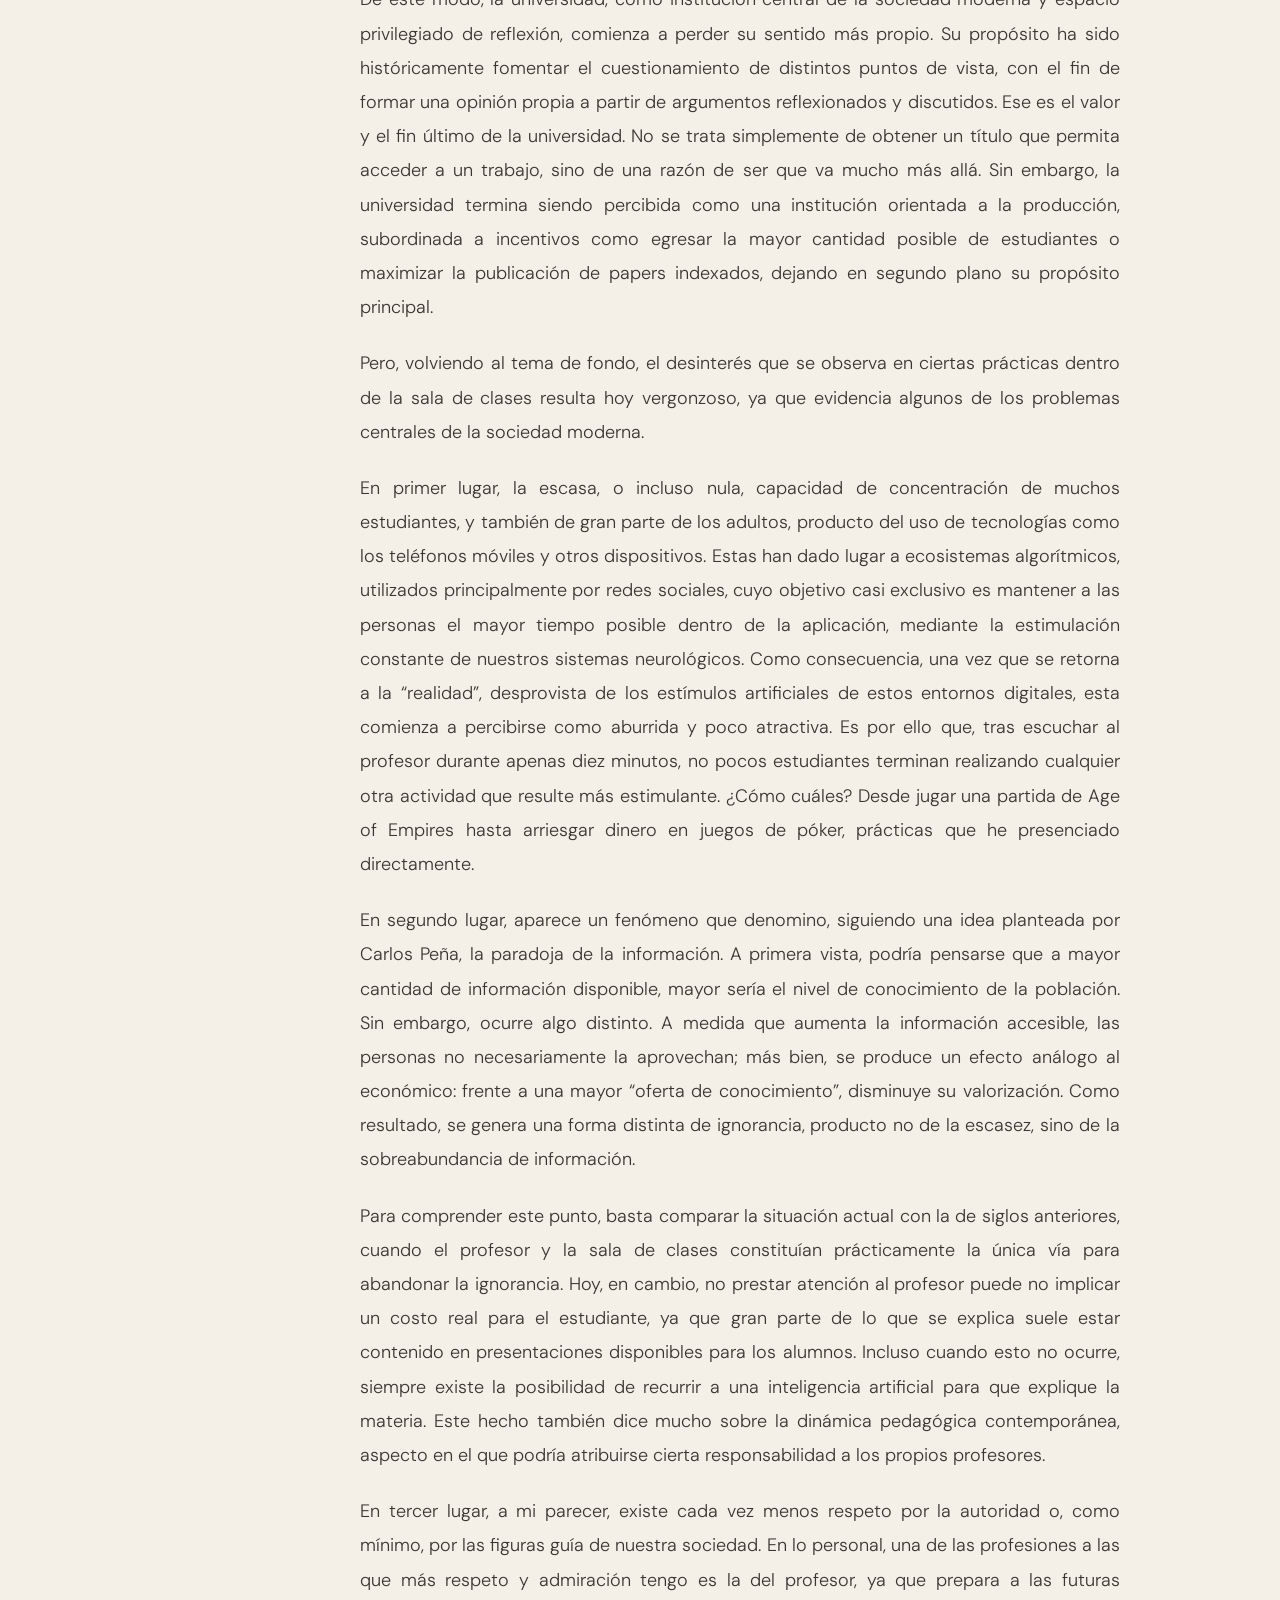
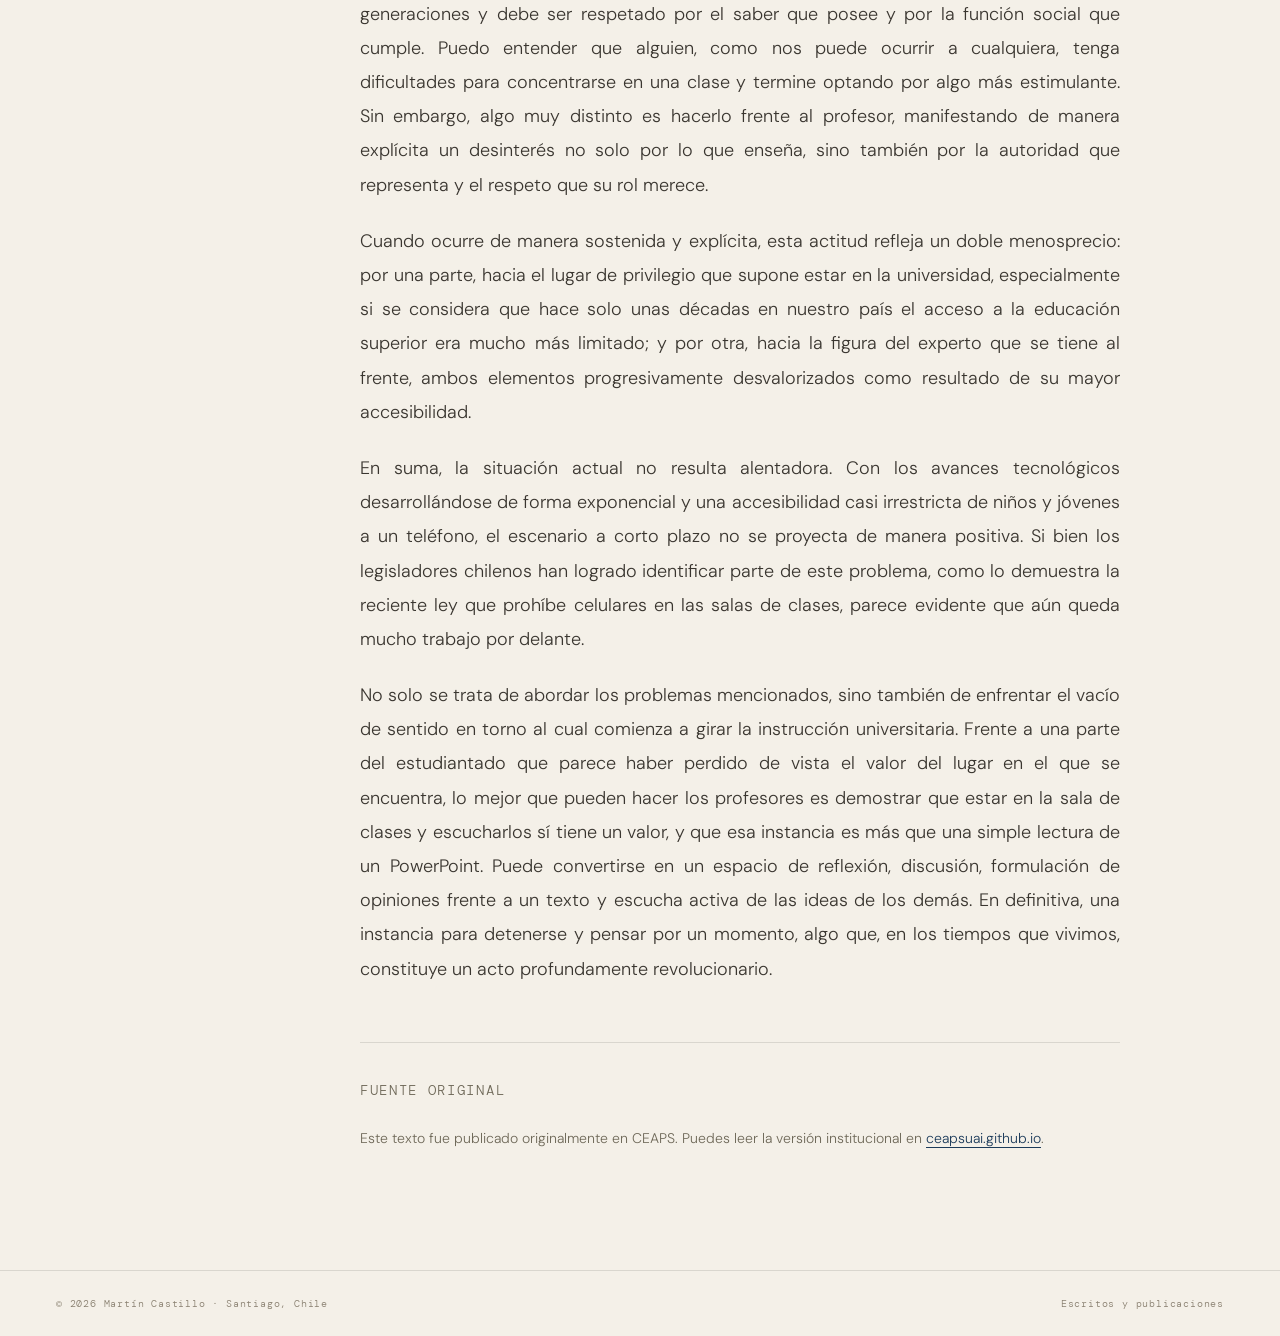
<file: escritos/esta-muriendo-la-universidad.html>
<!DOCTYPE html>
<html lang="es">
<head>
<meta charset="UTF-8">
<meta name="viewport" content="width=device-width, initial-scale=1.0">
<title>¿Está muriendo la Universidad? — Martín Castillo</title>
<meta name="description" content="Columna de Martín Castillo sobre universidad, tecnología, atención e información en la educación superior contemporánea.">
<meta name="author" content="Martín Castillo Jiménez">
<meta name="robots" content="index, follow">
<meta name="theme-color" content="#F4F0E8">
<meta name="color-scheme" content="light">
<link rel="canonical" href="https://martincastilloj.github.io/escritos/esta-muriendo-la-universidad.html">
<meta property="og:title" content="¿Está muriendo la Universidad?">
<meta property="og:description" content="Una reflexión sobre tecnología, sobreabundancia de información y desinterés en la sala de clases universitaria.">
<meta property="og:type" content="article">
<meta property="og:url" content="https://martincastilloj.github.io/escritos/esta-muriendo-la-universidad.html">
<meta property="og:site_name" content="Martín Castillo">
<meta property="og:locale" content="es_CL">
<meta property="og:image" content="https://martincastilloj.github.io/assets/img/social-preview-universidad.jpg">
<meta property="og:image:width" content="1200">
<meta property="og:image:height" content="630">
<meta property="article:published_time" content="2026-05-23">
<meta property="article:modified_time" content="2026-06-07">
<meta property="article:author" content="Martín Castillo Jiménez">
<meta name="twitter:card" content="summary_large_image">
<meta name="twitter:title" content="¿Está muriendo la Universidad?">
<meta name="twitter:description" content="Columna de Martín Castillo sobre tecnología, atención y sentido universitario.">
<meta name="twitter:image" content="https://martincastilloj.github.io/assets/img/social-preview-universidad.jpg">
<link rel="icon" href="../assets/img/favicon.svg" type="image/svg+xml">
<link rel="manifest" href="../site.webmanifest">
<link rel="preload" href="../assets/img/banner-columna-universidad.jpg" as="image">
<script type="application/ld+json">
{
  "@context": "https://schema.org",
  "@type": "Article",
  "headline": "¿Está muriendo la Universidad?",
  "description": "Columna de Martín Castillo sobre universidad, tecnología, atención e información en la educación superior contemporánea.",
  "datePublished": "2026-05-23",
  "dateModified": "2026-06-07",
  "inLanguage": "es-CL",
  "mainEntityOfPage": "https://martincastilloj.github.io/escritos/esta-muriendo-la-universidad.html",
  "image": "https://martincastilloj.github.io/assets/img/social-preview-universidad.jpg",
  "author": {
    "@type": "Person",
    "name": "Martín Castillo Jiménez",
    "url": "https://martincastilloj.github.io/"
  },
  "publisher": {
    "@type": "Person",
    "name": "Martín Castillo Jiménez",
    "url": "https://martincastilloj.github.io/"
  },
  "isBasedOn": "https://ceapsuai.github.io/detalle.html?id=esta-muriendo-la-universidad",
  "keywords": [
    "universidad",
    "educación superior",
    "tecnología",
    "atención",
    "CEAPS"
  ]
}
</script>
<link rel="preconnect" href="https://fonts.googleapis.com">
<link rel="preconnect" href="https://fonts.gstatic.com" crossorigin>
<link href="https://fonts.googleapis.com/css2?family=Cormorant+Garamond:ital,wght@0,300;0,400;0,500;1,300;1,400&family=DM+Sans:wght@300;400;500&family=DM+Mono:wght@300;400&display=swap" rel="stylesheet">
<link rel="stylesheet" href="../assets/css/article.css">
</head>
<body>
<a href="#contenido" class="skip-link">Saltar al contenido principal</a>
<nav class="site-nav" aria-label="Navegación principal">
  <a href="../index.html#hero" class="nav-logo" aria-label="Ir al inicio">Martín Castillo</a>
  <a href="../index.html#columnas" class="nav-link">Volver</a>
</nav>

<header class="article-hero">
  <div class="article-map" aria-hidden="true"></div>
  <div class="article-hero-inner">
    <p class="article-kicker">Columna · Educación superior</p>
    <h1>¿Está muriendo la Universidad?</h1>
    <p class="article-summary">Una reflexión sobre cómo la tecnología, la sobreabundancia de información y el desinterés en la sala de clases tensionan el sentido de la universidad.</p>
    <div class="article-meta">
      <span>Martín Castillo Jiménez</span>
      <span>23 mayo 2026</span>
      <span>Publicado originalmente en CEAPS</span>
    </div>
  </div>
</header>

<main class="article-wrap" id="contenido">
  <aside class="article-sidebar">
    <p class="source-label">Sobre este texto</p>
    <p>Versión adaptada para el archivo personal de Martín Castillo. La publicación original está disponible en CEAPS.</p>
  </aside>

  <article class="article-body">
    <p class="lead">Partidos de algún deporte, apuestas en línea, juegos de computador, trabajo para quienes estudian y trabajan, tareas de otros ramos y un sinfín de actividades ocurren hoy dentro de una sala de clases universitaria. Y es que la antes tan respetada y prestigiosa institución de la universidad, debido a su condición de fuente casi única del conocimiento avanzado, hoy parece haberse convertido, para muchos estudiantes, en un mero edificio al que ir a perder el tiempo mientras esperan que termine la clase.</p>

    <p>Ese parece ser, en gran medida, uno de los rasgos del estado actual de la educación superior: uno en que, para una parte del estudiantado, el espacio y el tiempo de aprendizaje ya no resultan de interés, porque se considera que cualquier otra cosa es más entretenida o beneficiosa que escuchar al profesor. ¿Por qué sucede esto? Porque este último ya no parece estrictamente necesario. Antes existían pocas formas de adquirir conocimiento: mediante libros y de manera autodidacta, con un acceso limitado y un aprendizaje más lento, o a través de un profesor que ya dominaba ese saber y podía transmitirlo con mayor facilidad. Hoy, en cambio, las formas de adquirir conocimiento se han expandido enormemente. La respuesta a la gran mayoría de las preguntas científicas o sociales está a un clic de distancia. Incluso ya ni siquiera tenemos que buscar la información: simplemente se la preguntamos a una inteligencia artificial.</p>

    <p>Sumado a la expansión masiva de quienes entran hoy a la universidad, resulta comprensible el deterioro de ciertas dinámicas universitarias. En la actualidad, ni siquiera parece existir, en muchos casos, una necesidad real de asistir a clases para aprobar los ramos: para el estudiante al que no le interesa la universidad, basta con tomar las presentaciones utilizadas, subirlas a la inteligencia artificial de su preferencia y leer el resumen que esta le entregue.</p>

    <p>De este modo, la universidad, como institución central de la sociedad moderna y espacio privilegiado de reflexión, comienza a perder su sentido más propio. Su propósito ha sido históricamente fomentar el cuestionamiento de distintos puntos de vista, con el fin de formar una opinión propia a partir de argumentos reflexionados y discutidos. Ese es el valor y el fin último de la universidad. No se trata simplemente de obtener un título que permita acceder a un trabajo, sino de una razón de ser que va mucho más allá. Sin embargo, la universidad termina siendo percibida como una institución orientada a la producción, subordinada a incentivos como egresar la mayor cantidad posible de estudiantes o maximizar la publicación de papers indexados, dejando en segundo plano su propósito principal.</p>

    <p>Pero, volviendo al tema de fondo, el desinterés que se observa en ciertas prácticas dentro de la sala de clases resulta hoy vergonzoso, ya que evidencia algunos de los problemas centrales de la sociedad moderna.</p>

    <p>En primer lugar, la escasa, o incluso nula, capacidad de concentración de muchos estudiantes, y también de gran parte de los adultos, producto del uso de tecnologías como los teléfonos móviles y otros dispositivos. Estas han dado lugar a ecosistemas algorítmicos, utilizados principalmente por redes sociales, cuyo objetivo casi exclusivo es mantener a las personas el mayor tiempo posible dentro de la aplicación, mediante la estimulación constante de nuestros sistemas neurológicos. Como consecuencia, una vez que se retorna a la “realidad”, desprovista de los estímulos artificiales de estos entornos digitales, esta comienza a percibirse como aburrida y poco atractiva. Es por ello que, tras escuchar al profesor durante apenas diez minutos, no pocos estudiantes terminan realizando cualquier otra actividad que resulte más estimulante. ¿Cómo cuáles? Desde jugar una partida de Age of Empires hasta arriesgar dinero en juegos de póker, prácticas que he presenciado directamente.</p>

    <p>En segundo lugar, aparece un fenómeno que denomino, siguiendo una idea planteada por Carlos Peña, la paradoja de la información. A primera vista, podría pensarse que a mayor cantidad de información disponible, mayor sería el nivel de conocimiento de la población. Sin embargo, ocurre algo distinto. A medida que aumenta la información accesible, las personas no necesariamente la aprovechan; más bien, se produce un efecto análogo al económico: frente a una mayor “oferta de conocimiento”, disminuye su valorización. Como resultado, se genera una forma distinta de ignorancia, producto no de la escasez, sino de la sobreabundancia de información.</p>

    <p>Para comprender este punto, basta comparar la situación actual con la de siglos anteriores, cuando el profesor y la sala de clases constituían prácticamente la única vía para abandonar la ignorancia. Hoy, en cambio, no prestar atención al profesor puede no implicar un costo real para el estudiante, ya que gran parte de lo que se explica suele estar contenido en presentaciones disponibles para los alumnos. Incluso cuando esto no ocurre, siempre existe la posibilidad de recurrir a una inteligencia artificial para que explique la materia. Este hecho también dice mucho sobre la dinámica pedagógica contemporánea, aspecto en el que podría atribuirse cierta responsabilidad a los propios profesores.</p>

    <p>En tercer lugar, a mi parecer, existe cada vez menos respeto por la autoridad o, como mínimo, por las figuras guía de nuestra sociedad. En lo personal, una de las profesiones a las que más respeto y admiración tengo es la del profesor, ya que prepara a las futuras generaciones y debe ser respetado por el saber que posee y por la función social que cumple. Puedo entender que alguien, como nos puede ocurrir a cualquiera, tenga dificultades para concentrarse en una clase y termine optando por algo más estimulante. Sin embargo, algo muy distinto es hacerlo frente al profesor, manifestando de manera explícita un desinterés no solo por lo que enseña, sino también por la autoridad que representa y el respeto que su rol merece.</p>

    <p>Cuando ocurre de manera sostenida y explícita, esta actitud refleja un doble menosprecio: por una parte, hacia el lugar de privilegio que supone estar en la universidad, especialmente si se considera que hace solo unas décadas en nuestro país el acceso a la educación superior era mucho más limitado; y por otra, hacia la figura del experto que se tiene al frente, ambos elementos progresivamente desvalorizados como resultado de su mayor accesibilidad.</p>

    <p>En suma, la situación actual no resulta alentadora. Con los avances tecnológicos desarrollándose de forma exponencial y una accesibilidad casi irrestricta de niños y jóvenes a un teléfono, el escenario a corto plazo no se proyecta de manera positiva. Si bien los legisladores chilenos han logrado identificar parte de este problema, como lo demuestra la reciente ley que prohíbe celulares en las salas de clases, parece evidente que aún queda mucho trabajo por delante.</p>

    <p>No solo se trata de abordar los problemas mencionados, sino también de enfrentar el vacío de sentido en torno al cual comienza a girar la instrucción universitaria. Frente a una parte del estudiantado que parece haber perdido de vista el valor del lugar en el que se encuentra, lo mejor que pueden hacer los profesores es demostrar que estar en la sala de clases y escucharlos sí tiene un valor, y que esa instancia es más que una simple lectura de un PowerPoint. Puede convertirse en un espacio de reflexión, discusión, formulación de opiniones frente a un texto y escucha activa de las ideas de los demás. En definitiva, una instancia para detenerse y pensar por un momento, algo que, en los tiempos que vivimos, constituye un acto profundamente revolucionario.</p>

    <div class="source-box">
      <p class="source-label">Fuente original</p>
      <p>Este texto fue publicado originalmente en CEAPS. Puedes leer la versión institucional en <a href="https://ceapsuai.github.io/detalle.html?id=esta-muriendo-la-universidad" target="_blank" rel="noopener noreferrer">ceapsuai.github.io</a>.</p>
    </div>
  </article>
</main>

<footer>
  <span>© 2026 Martín Castillo · Santiago, Chile</span>
  <span>Escritos y publicaciones</span>
</footer>
</body>
</html>
</file>
<file: assets/css/styles.css>
/* ─── RESET & BASE ─────────────────────────────────────── */
  *, *::before, *::after { box-sizing: border-box; margin: 0; padding: 0; }

  :root {
    --cream:     #F4F0E8;
    --cream-mid: #EDE8DC;
    --ink:       #1C1A16;
    --ink-mid:   #3A3630;
    --ink-light: #6E6858;
    --ink-faint: #877E6E;
    --accent:    #1C3B5A;
    --rule:      rgba(28,26,22,0.12);
    --rule-mid:  rgba(28,26,22,0.07);

    --f-serif: 'Cormorant Garamond', Georgia, serif;
    --f-sans:  'DM Sans', sans-serif;
    --f-mono:  'DM Mono', monospace;
  }

  html {
    scroll-behavior: smooth;
    scroll-padding-top: 92px;
  }
  html,
  body {
    max-width: 100%;
    overflow-x: hidden;
  }
  a, button { -webkit-tap-highlight-color: transparent; }

  body {
    background: var(--cream);
    color: var(--ink);
    font-family: var(--f-sans);
    font-weight: 300;
    line-height: 1.7;
    -webkit-font-smoothing: antialiased;
    text-size-adjust: 100%;
    -webkit-text-size-adjust: 100%;
  }

  img,
  svg,
  video {
    max-width: 100%;
  }

  section {
    scroll-margin-top: 92px;
  }

  .skip-link {
    position: fixed;
    top: 14px;
    left: 14px;
    z-index: 200;
    transform: translateY(-140%);
    background: var(--ink);
    color: var(--cream);
    padding: 10px 14px;
    font-size: 12px;
    letter-spacing: 0.08em;
    text-transform: uppercase;
    text-decoration: none;
    transition: transform 0.2s ease;
  }

  .skip-link:focus {
    transform: translateY(0);
  }

  a:focus-visible,
  button:focus-visible {
    outline: 2px solid var(--accent);
    outline-offset: 5px;
  }

  .btn-primary:focus-visible,
  .btn-secondary:focus-visible,
  .btn-outline-light:focus-visible,
  .contact-link:focus-visible,
  .col-featured:focus-visible,
  .nav-overlay-links a:focus-visible {
    outline: 2px solid var(--accent);
    outline-offset: 6px;
  }

  /* ─── NOISE TEXTURE OVERLAY ────────────────────────────── */
  body::before {
    content: '';
    position: fixed;
    inset: 0;
    background-image: url("data:image/svg+xml,%3Csvg viewBox='0 0 256 256' xmlns='http://www.w3.org/2000/svg'%3E%3Cfilter id='n'%3E%3CfeTurbulence type='fractalNoise' baseFrequency='0.9' numOctaves='4' stitchTiles='stitch'/%3E%3C/filter%3E%3Crect width='100%25' height='100%25' filter='url(%23n)' opacity='0.04'/%3E%3C/svg%3E");
    pointer-events: none;
    z-index: 0;
    opacity: 0.5;
  }

  /* ─── NAV ──────────────────────────────────────────────── */
  #nav {
    position: fixed;
    top: 0; left: 0; right: 0;
    z-index: 100;
    display: flex;
    justify-content: space-between;
    align-items: center;
    padding: 28px 56px;
    background: transparent;
    transition: background 0.4s, padding 0.4s;
  }

  #nav.scrolled {
    background: rgba(244,240,232,0.92);
    backdrop-filter: blur(12px);
    -webkit-backdrop-filter: blur(12px);
    padding: 18px 56px;
    border-bottom: 0.5px solid var(--rule);
  }

  .nav-logo {
    font-family: var(--f-serif);
    font-size: 18px;
    font-weight: 400;
    letter-spacing: 0.02em;
    color: var(--ink);
    text-decoration: none;
  }

  .nav-links {
    display: flex;
    gap: 30px;
    list-style: none;
  }

  .nav-links a {
    font-size: 12px;
    font-weight: 400;
    letter-spacing: 0.1em;
    text-transform: uppercase;
    color: var(--ink-light);
    text-decoration: none;
    transition: color 0.2s;
  }

  .nav-links a:hover { color: var(--ink); }

  /* ─── HERO ─────────────────────────────────────────────── */
  #hero {
    position: relative;
    min-height: 100vh;
    min-height: 100dvh;
    display: flex;
    flex-direction: column;
    justify-content: flex-end;
    overflow: hidden;
  }

  .hero-map {
    position: absolute;
    inset: 0;
    background-image: url('../img/banner-mapa-geopolitico.jpg');
    background-size: cover;
    background-position: center 40%;
    opacity: 0.28;
    mix-blend-mode: multiply;
    transform: scale(1.02);
    animation: mapDrift 40s ease-in-out infinite alternate;
  }

  @keyframes mapDrift {
    from { transform: scale(1.02) translate(0, 0); }
    to   { transform: scale(1.06) translate(-8px, -4px); }
  }

  .hero-fade-top {
    position: absolute;
    top: 0; left: 0; right: 0;
    height: 30%;
    background: linear-gradient(to bottom, var(--cream) 0%, transparent 100%);
    pointer-events: none;
  }

  .hero-fade-bottom {
    position: absolute;
    bottom: 0; left: 0; right: 0;
    height: 40%;
    background: linear-gradient(to top, var(--cream) 0%, transparent 100%);
    pointer-events: none;
  }

  .hero-content {
    position: relative;
    z-index: 2;
    padding: 0 56px 80px;
    display: grid;
    grid-template-columns: 1fr 1fr;
    align-items: end;
    gap: 48px;
  }

  .hero-left {}

  .hero-eyebrow {
    font-family: var(--f-mono);
    font-size: 10px;
    font-weight: 300;
    letter-spacing: 0.14em;
    text-transform: uppercase;
    color: var(--ink-light);
    margin-bottom: 20px;
    display: flex;
    align-items: center;
    gap: 12px;
    opacity: 0;
    animation: fadeUp 0.8s 0.2s forwards;
  }

  .hero-eyebrow::before {
    content: '';
    display: block;
    width: 28px;
    height: 0.5px;
    background: var(--ink-faint);
  }

  h1 {
    font-family: var(--f-serif);
    font-size: clamp(52px, 7vw, 88px);
    font-weight: 300;
    line-height: 0.95;
    letter-spacing: -0.02em;
    color: var(--ink);
    margin-bottom: 28px;
    opacity: 0;
    animation: fadeUp 0.9s 0.35s forwards;
  }

  h1 em {
    font-style: italic;
    font-weight: 300;
    color: var(--ink-mid);
  }

  .hero-rule {
    width: 40px;
    height: 0.5px;
    background: var(--accent);
    margin-bottom: 22px;
    opacity: 0;
    animation: fadeUp 0.8s 0.5s forwards;
  }

  .hero-desc {
    font-size: 16.5px;
    font-weight: 300;
    color: var(--ink-mid);
    line-height: 1.68;
    max-width: 460px;
    margin-bottom: 22px;
    opacity: 0;
    animation: fadeUp 0.8s 0.6s forwards;
  }

  .hero-snapshot {
    display: flex;
    flex-wrap: wrap;
    gap: 7px;
    max-width: 430px;
    margin-bottom: 36px;
    opacity: 0;
    animation: fadeUp 0.8s 0.68s forwards;
  }

  .hero-snapshot span {
    display: inline-flex;
    align-items: center;
    min-height: 25px;
    padding: 4px 8px;
    border: 0.5px solid var(--rule);
    background: rgba(244,240,232,0.34);
    font-family: var(--f-mono);
    font-size: 10.5px;
    letter-spacing: 0.08em;
    text-transform: uppercase;
    color: var(--ink-faint);
  }

  .hero-ctas {
    display: flex;
    align-items: center;
    flex-wrap: wrap;
    gap: 18px 26px;
    opacity: 0;
    animation: fadeUp 0.8s 0.75s forwards;
  }

  .btn-primary {
    display: inline-flex;
    align-items: center;
    gap: 10px;
    font-family: var(--f-sans);
    font-size: 11px;
    font-weight: 400;
    letter-spacing: 0.1em;
    text-transform: uppercase;
    color: var(--cream);
    background: var(--ink);
    padding: 13px 28px;
    text-decoration: none;
    transition: background 0.25s, transform 0.2s;
  }

  .btn-primary:hover {
    background: var(--accent);
    transform: translateY(-1px);
  }

  .btn-secondary {
    font-size: 11px;
    font-weight: 400;
    letter-spacing: 0.08em;
    text-transform: uppercase;
    color: var(--ink-mid);
    text-decoration: none;
    padding-bottom: 2px;
    border-bottom: 0.5px solid var(--rule);
    transition: color 0.2s, border-color 0.2s;
  }

  .btn-secondary:hover {
    color: var(--ink);
    border-color: var(--ink-mid);
  }

  .hero-right {
    display: flex;
    flex-direction: column;
    align-items: flex-end;
    gap: 20px;
    position: relative;
    top: -54px;
    right: clamp(0px, 2vw, 32px);
    opacity: 0;
    animation: fadeUp 0.9s 0.5s forwards;
  }

  .hero-photo-wrap {
    position: relative;
  }

  .hero-photo {
    width: 248px;
    height: 248px;
    object-fit: cover;
    object-position: center 32%;
    display: block;
    border-radius: 50%;
    border: 1px solid rgba(31, 77, 120, 0.18);
    filter: none;
    opacity: 0.92;
    box-shadow: 0 18px 50px rgba(31, 37, 42, 0.10);
  }

  /* Placeholder cuando no hay foto */
  .hero-photo-placeholder {
    width: 220px;
    height: 280px;
    background: var(--cream-mid);
    border: 0.5px solid var(--rule);
    display: flex;
    align-items: center;
    justify-content: center;
  }

  .hero-photo-placeholder span {
    font-family: var(--f-mono);
    font-size: 10px;
    color: var(--ink-faint);
    letter-spacing: 0.1em;
    text-transform: uppercase;
  }

  .hero-photo-caption {
    font-family: var(--f-mono);
    font-size: 10px;
    color: var(--ink-faint);
    letter-spacing: 0.08em;
    text-align: right;
    margin-top: 2px;
  }

  .hero-tags {
    display: flex;
    flex-direction: column;
    align-items: flex-end;
    gap: 5px;
  }

  .hero-tag {
    font-family: var(--f-mono);
    font-size: 10.5px;
    font-weight: 300;
    color: var(--ink-faint);
    letter-spacing: 0.1em;
    text-transform: uppercase;
    padding: 4px 10px;
    border: 0.5px solid var(--rule);
  }

  /* ─── SECTION BASE ─────────────────────────────────────── */
  section {
    position: relative;
    z-index: 1;
  }

  .section-inner {
    max-width: 1100px;
    margin: 0 auto;
    padding: 96px 56px;
  }

  .section-header {
    display: flex;
    align-items: center;
    gap: 16px;
    margin-bottom: 56px;
  }

  .section-lead {
    max-width: 660px;
    margin: -24px 0 52px;
    font-size: 16.5px;
    font-weight: 300;
    line-height: 1.75;
    color: var(--ink-mid);
  }

  .section-num {
    font-family: var(--f-mono);
    font-size: 10px;
    color: var(--ink-faint);
    letter-spacing: 0.1em;
  }

  .section-line {
    flex: 1;
    height: 0.5px;
    background: var(--rule);
  }

  .section-title {
    font-family: var(--f-serif);
    font-size: 11px;
    font-weight: 400;
    letter-spacing: 0.16em;
    text-transform: uppercase;
    color: var(--ink-light);
  }

  /* ─── SOBRE MÍ ─────────────────────────────────────────── */
  #sobre-mi { background: var(--cream); }

  .sobre-grid {
    display: grid;
    grid-template-columns: 1fr 1fr;
    gap: 80px;
    align-items: start;
  }

  .sobre-text h2 {
    font-family: var(--f-serif);
    font-size: clamp(32px, 4vw, 44px);
    font-weight: 300;
    line-height: 1.15;
    letter-spacing: -0.01em;
    color: var(--ink);
    margin-bottom: 28px;
  }

  .sobre-text h2 em { font-style: italic; color: var(--ink-mid); }

  .sobre-text p {
    font-size: 16.5px;
    font-weight: 300;
    color: var(--ink-mid);
    line-height: 1.78;
    margin-bottom: 18px;
  }

  .sobre-text p:last-child { margin-bottom: 0; }

  .sobre-aside {
    padding-top: 8px;
  }

  .aside-block {
    margin-bottom: 36px;
    padding-bottom: 36px;
    border-bottom: 0.5px solid var(--rule-mid);
  }

  .aside-block:last-child {
    border-bottom: none;
    margin-bottom: 0;
    padding-bottom: 0;
  }

  .aside-label {
    font-family: var(--f-mono);
    font-size: 10.5px;
    letter-spacing: 0.14em;
    text-transform: uppercase;
    color: var(--ink-faint);
    margin-bottom: 14px;
  }

  .aside-list {
    list-style: none;
    display: flex;
    flex-direction: column;
    gap: 6px;
  }

  .aside-list li {
    font-size: 14.5px;
    font-weight: 300;
    color: var(--ink-mid);
    display: flex;
    align-items: baseline;
    gap: 10px;
  }

  .aside-list li::before {
    content: '—';
    color: var(--ink-faint);
    font-size: 10px;
    flex-shrink: 0;
  }

  /* ─── ÁREAS ────────────────────────────────────────────── */
  #areas { background: var(--cream-mid); }

  .areas-grid {
    display: grid;
    grid-template-columns: repeat(3, 1fr);
    gap: 0;
  }

  .area-item {
    padding: 36px 32px;
    border: 0.5px solid var(--rule-mid);
    border-collapse: collapse;
    transition: background 0.25s, border-color 0.25s;
  }

  .area-item:hover {
    background: rgba(28,26,22,0.03);
    border-color: rgba(28,26,22,0.14);
  }

  .area-num {
    font-family: var(--f-mono);
    font-size: 10.5px;
    color: var(--ink-faint);
    letter-spacing: 0.1em;
    margin-bottom: 14px;
  }

  .area-name {
    font-family: var(--f-serif);
    font-size: 20px;
    font-weight: 400;
    color: var(--ink);
    line-height: 1.2;
    margin-bottom: 10px;
  }

  .area-desc {
    font-size: 14.8px;
    font-weight: 300;
    color: var(--ink-light);
    line-height: 1.65;
  }

  /* ─── EXPERIENCIA ──────────────────────────────────────── */
  #experiencia { background: var(--cream); }

  .exp-overview {
    display: grid;
    grid-template-columns: repeat(3, minmax(0, 1fr));
    gap: 2px;
    margin: -12px 0 34px;
  }

  .exp-overview-item {
    min-height: 168px;
    padding: 24px 24px 22px;
    border: 0.5px solid var(--rule-mid);
    background: rgba(237,232,220,0.38);
  }

  .exp-overview-item span {
    display: block;
    margin-bottom: 18px;
    font-family: var(--f-mono);
    font-size: 10.5px;
    letter-spacing: 0.1em;
    color: var(--ink-faint);
  }

  .exp-overview-item strong {
    display: block;
    margin-bottom: 10px;
    font-family: var(--f-serif);
    font-size: 28px;
    font-weight: 300;
    line-height: 1;
    color: var(--ink);
  }

  .exp-overview-item p {
    font-size: 14.8px;
    line-height: 1.65;
    color: var(--ink-light);
    text-align: left;
    hyphens: auto;
  }

  .exp-list {
    display: flex;
    flex-direction: column;
    gap: 0;
  }

  .exp-item {
    display: grid;
    grid-template-columns: 160px 1fr;
    gap: 40px;
    padding: 36px 0;
    border-bottom: 0.5px solid var(--rule-mid);
    align-items: start;
    transition: background 0.2s;
  }

  .exp-item:first-child { border-top: 0.5px solid var(--rule-mid); }

  .exp-meta {}

  .exp-year {
    font-family: var(--f-mono);
    font-size: 10px;
    color: var(--ink-faint);
    letter-spacing: 0.08em;
    margin-bottom: 6px;
  }

  .exp-tag {
    font-family: var(--f-mono);
    font-size: 10.5px;
    color: var(--ink-faint);
    letter-spacing: 0.1em;
    text-transform: uppercase;
    padding: 3px 8px;
    border: 0.5px solid var(--rule);
    display: inline-block;
  }

  .exp-body {}

  .exp-title {
    font-family: var(--f-serif);
    font-size: 22px;
    font-weight: 400;
    color: var(--ink);
    line-height: 1.2;
    margin-bottom: 8px;
  }

  .exp-org {
    font-size: 11px;
    font-weight: 400;
    letter-spacing: 0.06em;
    color: var(--accent);
    text-transform: uppercase;
    margin-bottom: 10px;
  }

  .exp-desc {
    font-size: 15.8px;
    font-weight: 300;
    color: var(--ink-mid);
    line-height: 1.74;
    max-width: 640px;
  }

  .exp-highlights {
    list-style: none;
    margin-top: 16px;
    display: grid;
    gap: 10px;
    max-width: 680px;
  }

  .exp-highlights li {
    position: relative;
    padding-left: 18px;
    font-size: 14.8px;
    font-weight: 300;
    color: var(--ink-light);
    line-height: 1.68;
  }

  .exp-highlights li::before {
    content: '';
    position: absolute;
    left: 0;
    top: 0.82em;
    width: 6px;
    height: 0.5px;
    background: var(--accent);
  }

  .exp-highlights strong {
    font-weight: 500;
    color: var(--ink-mid);
  }

  .exp-impact {
    display: flex;
    flex-wrap: wrap;
    gap: 8px;
    margin-top: 18px;
  }

  .exp-impact span {
    display: inline-flex;
    align-items: center;
    min-height: 26px;
    padding: 4px 9px;
    border: 0.5px solid var(--rule);
    font-family: var(--f-mono);
    font-size: 10.5px;
    letter-spacing: 0.08em;
    text-transform: uppercase;
    color: var(--ink-faint);
  }

  .exp-note {
    margin-top: 14px;
    font-family: var(--f-mono);
    font-size: 10.5px;
    color: var(--ink-faint);
    letter-spacing: 0.08em;
    text-transform: uppercase;
  }

  .exp-link {
    display: inline-flex;
    margin-top: 16px;
    font-family: var(--f-mono);
    font-size: 10.5px;
    letter-spacing: 0.12em;
    text-transform: uppercase;
    color: var(--accent);
    border-bottom: 0.5px solid currentColor;
  }

  /* ─── ESCRITOS ─────────────────────────────────────────── */
  #columnas { background: var(--cream-mid); }

  .col-featured {
    display: grid;
    grid-template-columns: 1fr 1fr;
    gap: 0;
    border: 0.5px solid var(--rule-mid);
    margin-bottom: 2px;
    transition: background 0.25s, border-color 0.25s;
    cursor: pointer;
    text-decoration: none;
    color: inherit;
  }

  .col-featured:hover {
    background: rgba(28,26,22,0.025);
    border-color: rgba(28,26,22,0.14);
  }

  .col-featured-img {
    background: var(--cream);
    border-right: 0.5px solid var(--rule-mid);
    min-height: 260px;
    display: flex;
    align-items: center;
    justify-content: center;
    overflow: hidden;
  }

  .col-featured-img-placeholder {
    width: 100%;
    height: 100%;
    min-height: 260px;
    background:
      linear-gradient(rgba(244,240,232,0.24), rgba(237,232,220,0.56)),
      url('../img/banner-columna-universidad.jpg') center right / cover no-repeat;
    display: flex;
    align-items: center;
    justify-content: center;
  }

  .col-featured-img-placeholder span {
    font-family: var(--f-mono);
    font-size: 10px;
    color: var(--ink-faint);
    letter-spacing: 0.1em;
    text-transform: uppercase;
  }

  .col-featured-body {
    padding: 40px 40px;
    display: flex;
    flex-direction: column;
    justify-content: space-between;
  }

  .col-cat {
    font-family: var(--f-mono);
    font-size: 10.5px;
    letter-spacing: 0.14em;
    text-transform: uppercase;
    color: var(--ink-faint);
    margin-bottom: 16px;
  }

  .col-title {
    font-family: var(--f-serif);
    font-size: 28px;
    font-weight: 400;
    color: var(--ink);
    line-height: 1.2;
    margin-bottom: 16px;
  }

  .col-excerpt {
    font-size: 15.5px;
    font-weight: 300;
    color: var(--ink-mid);
    line-height: 1.72;
    margin-bottom: 24px;
    flex: 1;
  }

  .col-meta {
    display: flex;
    align-items: center;
    justify-content: space-between;
  }

  .col-date {
    font-family: var(--f-mono);
    font-size: 10.5px;
    color: var(--ink-faint);
    letter-spacing: 0.08em;
  }

  .col-read {
    font-size: 10px;
    letter-spacing: 0.1em;
    text-transform: uppercase;
    color: var(--ink-mid);
    display: flex;
    align-items: center;
    gap: 6px;
  }

  .col-grid {
    display: grid;
    grid-template-columns: repeat(3, 1fr);
    gap: 2px;
    margin-top: 2px;
  }

  .col-card {
    background: var(--cream);
    border: 0.5px solid var(--rule-mid);
    padding: 28px 28px;
    transition: background 0.25s, border-color 0.25s;
    cursor: pointer;
    text-decoration: none;
    color: inherit;
    display: block;
  }

  .col-card:hover {
    background: rgba(28,26,22,0.025);
    border-color: rgba(28,26,22,0.14);
  }

  .col-card.is-muted {
    cursor: default;
    opacity: 0.82;
  }

  .col-card.is-muted:hover {
    background: var(--cream);
  }

  .section-cta {
    margin-top: 26px;
  }

  .col-card .col-title {
    font-size: 17px;
    margin-bottom: 10px;
  }

  .col-card .col-excerpt {
    font-size: 13.5px;
    margin-bottom: 20px;
  }

  .col-source {
    margin-top: 18px;
    font-size: 13.5px;
    color: var(--ink-light);
    line-height: 1.7;
  }

  /* ─── CEAPS ────────────────────────────────────────────── */
  #ceaps { background: var(--ink); }

  #ceaps .section-title { color: rgba(244,240,232,0.4); }
  #ceaps .section-num   { color: rgba(244,240,232,0.25); }
  #ceaps .section-line  { background: rgba(244,240,232,0.1); }

  .ceaps-inner {
    display: grid;
    grid-template-columns: 1fr 1fr;
    gap: 80px;
    align-items: center;
  }

  .ceaps-left h2 {
    font-family: var(--f-serif);
    font-size: clamp(36px, 4vw, 52px);
    font-weight: 300;
    color: var(--cream);
    line-height: 1.1;
    margin-bottom: 24px;
    letter-spacing: -0.01em;
  }

  .ceaps-left h2 em { font-style: italic; color: rgba(244,240,232,0.6); }

  .ceaps-left p {
    font-size: 16.2px;
    font-weight: 300;
    color: rgba(244,240,232,0.65);
    line-height: 1.75;
    margin-bottom: 32px;
  }

  .btn-outline-light {
    display: inline-flex;
    align-items: center;
    gap: 10px;
    font-size: 11px;
    font-weight: 400;
    letter-spacing: 0.1em;
    text-transform: uppercase;
    color: var(--cream);
    border: 0.5px solid rgba(244,240,232,0.3);
    padding: 13px 28px;
    text-decoration: none;
    transition: background 0.25s, border-color 0.25s;
  }

  .btn-outline-light:hover {
    background: rgba(244,240,232,0.07);
    border-color: rgba(244,240,232,0.6);
  }

  .ceaps-actions {
    display: flex;
    flex-wrap: wrap;
    gap: 12px;
    align-items: center;
  }

  .btn-outline-light-muted {
    color: rgba(244,240,232,0.72);
    border-color: rgba(244,240,232,0.18);
  }

  .ceaps-right {
    display: flex;
    flex-direction: column;
    gap: 24px;
  }

  .ceaps-stat {
    padding: 24px 28px;
    border: 0.5px solid rgba(244,240,232,0.1);
  }

  .ceaps-stat-num {
    font-family: var(--f-serif);
    font-size: 40px;
    font-weight: 300;
    color: var(--cream);
    line-height: 1;
    margin-bottom: 6px;
  }

  .ceaps-stat-label {
    font-size: 14px;
    font-weight: 300;
    color: rgba(244,240,232,0.45);
    letter-spacing: 0.04em;
  }

  .ceaps-stats-row {
    display: grid;
    grid-template-columns: 1fr 1fr;
    gap: 24px;
  }

  /* ─── CONTACTO ─────────────────────────────────────────── */
  #contacto { background: var(--cream); }

  .contact-inner {
    max-width: 640px;
  }

  .contact-inner h2 {
    font-family: var(--f-serif);
    font-size: clamp(36px, 5vw, 56px);
    font-weight: 300;
    line-height: 1.1;
    letter-spacing: -0.01em;
    color: var(--ink);
    margin-bottom: 24px;
  }

  .contact-inner h2 em { font-style: italic; color: var(--ink-mid); }

  .contact-inner p {
    font-size: 16.2px;
    font-weight: 300;
    color: var(--ink-mid);
    line-height: 1.75;
    margin-bottom: 32px;
  }

  .contact-focus {
    display: grid;
    grid-template-columns: repeat(3, minmax(0, 1fr));
    gap: 2px;
    margin-bottom: 40px;
  }

  .contact-focus-item {
    min-height: 138px;
    padding: 20px;
    border: 0.5px solid var(--rule-mid);
    background: rgba(237,232,220,0.38);
  }

  .contact-focus-item span {
    display: block;
    margin-bottom: 14px;
    font-family: var(--f-mono);
    font-size: 10.5px;
    letter-spacing: 0.1em;
    text-transform: uppercase;
    color: var(--ink-faint);
  }

  .contact-focus-item p {
    margin: 0;
    font-size: 14.3px;
    line-height: 1.62;
    color: var(--ink-light);
    text-align: left;
    hyphens: auto;
  }

  .contact-links {
    display: flex;
    flex-direction: column;
    gap: 0;
    margin-bottom: 48px;
  }

  .contact-link {
    display: flex;
    align-items: center;
    justify-content: space-between;
    padding: 20px 0;
    border-bottom: 0.5px solid var(--rule-mid);
    text-decoration: none;
    color: inherit;
    transition: padding-left 0.25s;
  }

  .contact-link:first-child { border-top: 0.5px solid var(--rule-mid); }

  .contact-link:hover { padding-left: 8px; }

  .contact-link-label {
    font-family: var(--f-serif);
    font-size: 20px;
    font-weight: 400;
    color: var(--ink);
    overflow-wrap: anywhere;
  }

  .contact-link-arrow {
    font-size: 16px;
    color: var(--ink-faint);
    transition: color 0.2s, transform 0.2s;
  }

  .contact-link:hover .contact-link-arrow {
    color: var(--ink);
    transform: translateX(4px);
  }

  .contact-link[download]:hover .contact-link-arrow {
    transform: translateY(3px);
  }

  /* ─── FOOTER ───────────────────────────────────────────── */
  footer {
    border-top: 0.5px solid var(--rule);
    padding: 28px 56px;
    display: flex;
    justify-content: space-between;
    align-items: center;
    gap: 24px;
    background: var(--cream);
    position: relative;
    z-index: 1;
  }

  .footer-left {
    font-family: var(--f-mono);
    font-size: 10px;
    color: var(--ink-faint);
    letter-spacing: 0.08em;
  }

  .footer-links {
    display: flex;
    flex-wrap: wrap;
    justify-content: flex-end;
    gap: 14px 22px;
    font-family: var(--f-mono);
    font-size: 10px;
    letter-spacing: 0.08em;
    text-transform: uppercase;
  }

  .footer-links a {
    color: var(--ink-faint);
    transition: color 0.2s;
  }

  .footer-links a:hover {
    color: var(--ink-mid);
  }

  /* ─── 404 ─────────────────────────────────────────────── */
  .not-found-page {
    min-height: 100vh;
    position: relative;
    display: grid;
    place-items: center;
    overflow: hidden;
    background: var(--cream);
    color: var(--ink);
  }

  .not-found-map {
    position: absolute;
    inset: 0;
    background: url('../img/banner-mapa-geopolitico.jpg') center / cover no-repeat;
    opacity: 0.16;
    filter: grayscale(20%);
  }

  .not-found-page::after {
    content: '';
    position: absolute;
    inset: 0;
    background: radial-gradient(circle at center, rgba(244,240,232,0.5), rgba(244,240,232,0.92) 72%);
  }

  .not-found-inner {
    position: relative;
    z-index: 1;
    width: min(680px, calc(100% - 32px));
    text-align: center;
    padding: 72px 0;
  }

  .not-found-kicker {
    margin: 0 0 18px;
    font-family: var(--f-mono);
    font-size: 11px;
    letter-spacing: 0.16em;
    text-transform: uppercase;
    color: var(--accent);
  }

  .not-found-inner h1 {
    margin: 0;
    font-family: var(--f-serif);
    font-size: clamp(46px, 8vw, 86px);
    font-weight: 300;
    letter-spacing: 0;
  }

  .not-found-inner p {
    max-width: 520px;
    margin: 20px auto 0;
    font-size: 16px;
    line-height: 1.7;
    color: var(--ink-mid);
  }

  .hero-desc,
  .section-lead,
  .sobre-text p,
  .area-desc,
  .exp-desc,
  .exp-highlights li,
  .col-excerpt,
  .col-source,
  .ceaps-left p,
  .ceaps-stat-label,
  .contact-inner p,
  .not-found-inner p {
    text-align: left;
    text-align-last: left;
    hyphens: auto;
    overflow-wrap: break-word;
  }

  .not-found-actions {
    display: flex;
    justify-content: center;
    align-items: center;
    flex-wrap: wrap;
    gap: 22px;
    margin-top: 34px;
  }

  /* ─── ANIMATIONS ───────────────────────────────────────── */
  @keyframes fadeUp {
    from { opacity: 0; transform: translateY(16px); }
    to   { opacity: 1; transform: translateY(0); }
  }

  .reveal {
    opacity: 0;
    transform: translateY(20px);
    transition: opacity 0.7s ease, transform 0.7s ease;
  }

  .reveal.visible {
    opacity: 1;
    transform: translateY(0);
  }


  /* ─── NAV BURGER ────────────────────────────────────────── */
  .nav-burger {
    display: none;
    flex-direction: column;
    justify-content: center;
    align-items: center;
    gap: 6px;
    background: none;
    border: none;
    cursor: pointer;
    width: 44px;
    height: 44px;
    padding: 0;
    z-index: 200;
  }
  .nav-burger span {
    display: block;
    width: 22px;
    height: 1px;
    background: var(--ink);
    transition: transform 0.32s ease, opacity 0.22s ease;
    transform-origin: center;
  }
  .nav-burger.active span:first-child { transform: translateY(5.75px) rotate(45deg); }
  .nav-burger.active span:last-child  { transform: translateY(-5.75px) rotate(-45deg); }

  /* ─── NAV OVERLAY ───────────────────────────────────────── */
  .nav-overlay {
    position: fixed;
    inset: 0;
    background: var(--cream);
    z-index: 98;
    display: flex;
    flex-direction: column;
    justify-content: center;
    padding: 80px 28px 48px;
    pointer-events: none;
    visibility: hidden;
    opacity: 0;
    transition: opacity 0.28s ease, visibility 0.28s ease;
  }
  .nav-overlay.open {
    pointer-events: all;
    visibility: visible;
    opacity: 1;
  }
  body.nav-open { overflow: hidden; }

  .nav-overlay-links { list-style: none; }
  .nav-overlay-links li {
    border-bottom: 0.5px solid var(--rule-mid);
    transform: translateY(10px);
    opacity: 0;
    transition: opacity 0.3s ease, transform 0.3s ease;
  }
  .nav-overlay-links li:first-child { border-top: 0.5px solid var(--rule-mid); }
  .nav-overlay.open .nav-overlay-links li { opacity: 1; transform: none; }
  .nav-overlay.open .nav-overlay-links li:nth-child(1) { transition-delay:0.06s; }
  .nav-overlay.open .nav-overlay-links li:nth-child(2) { transition-delay:0.10s; }
  .nav-overlay.open .nav-overlay-links li:nth-child(3) { transition-delay:0.14s; }
  .nav-overlay.open .nav-overlay-links li:nth-child(4) { transition-delay:0.18s; }
  .nav-overlay.open .nav-overlay-links li:nth-child(5) { transition-delay:0.22s; }
  .nav-overlay.open .nav-overlay-links li:nth-child(6) { transition-delay:0.26s; }
  .nav-overlay-links a {
    display: block;
    font-family: var(--f-serif);
    font-size: 34px;
    font-weight: 300;
    line-height: 1.1;
    letter-spacing: -0.01em;
    color: var(--ink);
    text-decoration: none;
    padding: 18px 0;
  }
  .nav-overlay-note {
    margin-top: 36px;
    font-family: var(--f-mono);
    font-size: 10.5px;
    letter-spacing: 0.12em;
    text-transform: uppercase;
    color: var(--ink-faint);
    opacity: 0;
    transition: opacity 0.4s ease 0.28s;
  }
  .nav-overlay.open .nav-overlay-note { opacity: 1; }

  /* ─── RESPONSIVE ───────────────────────────────────────── */
  @media (max-width: 900px) {
    #nav { padding: 20px 20px; }
    #nav.scrolled { padding: 14px 20px; }
    .nav-links { display: none; }
    .nav-burger {
      display: flex;
      position: fixed;
      top: 10px;
      right: 16px;
    }

    #hero {
      min-height: 100svh;
      justify-content: flex-start;
      padding-top: 112px;
    }

    .hero-map {
      background-position: 58% center;
      opacity: 0.22;
    }

    .hero-content {
      grid-template-columns: 1fr;
      padding: 0 20px 64px;
      gap: 24px;
      align-items: start;
    }

    .hero-right {
      order: -1;
      display: flex;
      align-items: center;
      justify-content: flex-start;
      gap: 12px;
      top: 0;
      right: auto;
      width: auto;
      max-width: 100%;
      justify-self: center;
      padding-right: 0;
      margin-top: 2px;
    }

    .hero-photo {
      width: 132px;
      height: 132px;
      box-shadow: 0 12px 34px rgba(31, 37, 42, 0.10);
    }

    .hero-photo-caption {
      text-align: center;
      margin-top: 0;
      line-height: 1.6;
    }

    .hero-tags { display: none; }

    .section-inner { padding: 64px 20px; }

    .section-lead {
      margin: -24px 0 40px;
    }

    .sobre-grid,
    .ceaps-inner { grid-template-columns: 1fr; gap: 48px; }

    .areas-grid { grid-template-columns: 1fr 1fr; }
    .exp-overview { grid-template-columns: 1fr; }
    .exp-overview-item {
      min-height: auto;
    }
    .contact-focus {
      grid-template-columns: 1fr;
    }
    .contact-focus-item {
      min-height: auto;
    }

    .col-featured { grid-template-columns: 1fr; }
    .col-featured-img {
      display: flex;
      min-height: 178px;
      border-right: none;
      border-bottom: 0.5px solid var(--rule-mid);
    }
    .col-featured-img-placeholder { min-height: 178px; }
    .col-featured-body { padding: 28px 24px; }

    .col-grid { grid-template-columns: 1fr; gap: 2px; }

    .exp-item { grid-template-columns: 1fr; gap: 10px; }
    .exp-meta { display: flex; align-items: center; flex-wrap: wrap; gap: 8px 12px; }

    footer { padding: 20px 20px; }

    .contact-link-label { font-size: 18px; }
    .contact-link-arrow { flex-shrink: 0; }
  }

  @media (max-width: 600px) {
    #nav { padding: 16px 16px; }
    #nav.scrolled { padding: 12px 16px; }
    .nav-burger {
      top: 8px;
      right: 10px;
    }

    #hero { padding-top: 88px; }
    .hero-right {
      padding-right: 0;
      margin-bottom: 4px;
    }
    .hero-map {
      background-position: 62% center;
      opacity: 0.2;
    }
    .hero-content { padding: 0 16px 48px; }
    .hero-eyebrow {
      font-size: 10px;
      line-height: 1.5;
      margin-bottom: 16px;
    }
    h1 { font-size: clamp(42px, 13vw, 58px); }
    .hero-rule { margin-bottom: 18px; }
    .hero-desc {
      max-width: 36ch;
      margin-bottom: 18px;
      font-size: 15.8px;
      line-height: 1.72;
      text-align: left;
    }
    .hero-snapshot {
      margin-bottom: 26px;
      gap: 7px;
    }
    .hero-snapshot span {
      min-height: 24px;
      font-size: 10px;
    }
    .hero-ctas {
      display: grid;
      grid-template-columns: 1fr 1fr;
      width: 100%;
      gap: 12px 18px;
    }
    .btn-primary {
      grid-column: 1 / -1;
      justify-content: center;
      min-height: 46px;
      padding: 13px 22px;
      font-size: 10px;
    }
    .btn-secondary {
      display: inline-flex;
      align-items: center;
      justify-content: center;
      min-height: 42px;
      text-align: center;
    }
    .hero-ctas .btn-secondary:last-child {
      grid-column: 1 / -1;
    }

    .section-inner { padding: 56px 16px; }
    .section-header { margin-bottom: 40px; }
    .section-lead {
      margin: -20px 0 34px;
      font-size: 15.8px;
      line-height: 1.72;
    }

    .sobre-text h2 { font-size: clamp(26px, 8vw, 36px); }
    .sobre-text p,
    .ceaps-left p,
    .contact-inner p {
      font-size: 15.8px;
      line-height: 1.72;
    }

    .aside-list li { font-size: 13.8px; }
    .sobre-grid { gap: 36px; }

    .areas-grid { grid-template-columns: 1fr; }
    .area-item { padding: 28px 20px; }
    .area-name { line-height: 1.18; }
    .area-desc,
    .exp-overview-item p,
    .exp-highlights li,
    .col-card .col-excerpt {
      font-size: 14.8px;
      line-height: 1.65;
    }

    .exp-desc,
    .col-excerpt {
      font-size: 15.8px;
      line-height: 1.72;
    }
    .exp-item { padding: 30px 0; }
    .exp-title { margin-bottom: 7px; }
    .exp-org {
      line-height: 1.45;
      margin-bottom: 12px;
    }
    .exp-highlights {
      margin-top: 14px;
      gap: 9px;
    }
    .exp-impact {
      gap: 7px;
    }
    .exp-impact span {
      min-height: 25px;
      font-size: 10px;
    }

    .ceaps-stats-row { grid-template-columns: 1fr; }
    .ceaps-left h2 { font-size: clamp(30px, 9vw, 44px); }
    .ceaps-actions {
      width: 100%;
      flex-direction: column;
      align-items: stretch;
    }
    .btn-outline-light {
      justify-content: center;
      min-height: 46px;
      width: 100%;
    }

    .col-featured-body { padding: 24px 20px; }
    .col-featured-img,
    .col-featured-img-placeholder { min-height: 148px; }
    .col-title { font-size: 22px; }
    .col-meta {
      align-items: flex-start;
      flex-direction: column;
      gap: 8px;
    }
    .col-card { padding: 24px 20px; }
    .col-source { font-size: 13.2px; }

    .contact-inner h2 { font-size: clamp(28px, 9vw, 44px); }
    .contact-link-label { font-size: 16.5px; }
    .contact-link {
      gap: 18px;
      min-height: 58px;
      padding: 16px 0;
    }

    footer {
      flex-direction: column;
      gap: 6px;
      text-align: center;
      padding: 20px 16px;
    }
    .footer-links {
      justify-content: center;
      gap: 10px 16px;
    }

    .section-lead,
    .sobre-text p,
    .area-desc,
    .exp-overview-item p,
    .exp-desc,
    .exp-highlights li,
    .col-excerpt,
    .col-source,
    .ceaps-left p,
    .ceaps-stat-label,
    .contact-inner p,
    .contact-focus-item p,
    .not-found-inner p {
      text-align: left;
      text-align-last: auto;
    }

    .nav-overlay { padding: 70px 20px 40px; }
    .nav-overlay-links a { font-size: 30px; padding: 15px 0; }
  }

  @media (max-width: 430px) {
    h1 { font-size: clamp(36px, 10.5vw, 48px); }
    .hero-content { padding: 0 16px 44px; }
    .hero-eyebrow { display: none; }
    .hero-desc {
      max-width: 34ch;
      font-size: 15.5px;
    }
    .hero-photo {
      width: 104px;
      height: 104px;
    }
    .hero-photo-caption {
      font-size: 10px;
    }

    .section-inner { padding: 48px 16px; }

    .area-item { padding: 24px 16px; }
    .area-name { font-size: 18px; }

    .exp-title { font-size: 19px; }
    .exp-desc { font-size: 15.5px; }

    .aside-list li { font-size: 13.5px; }

    .ceaps-stat-num { font-size: 34px; }
    .contact-link-label { font-size: 15.5px; }
  }

  /* Disable drift animation on mobile — saves battery */
  @media (max-width: 900px) {
    .hero-map { animation: none !important; }
    .hero-eyebrow,
    h1,
    .hero-rule,
    .hero-desc,
    .hero-snapshot,
    .hero-ctas,
    .hero-right {
      opacity: 1 !important;
      animation: none !important;
    }
  }

  /* Respect reduced motion preference */
  @media (prefers-reduced-motion: reduce) {
    .hero-map { animation: none !important; }
    .reveal { opacity: 1 !important; transform: none !important; transition: none !important; }
    .hero-eyebrow, h1, .hero-rule, .hero-desc, .hero-snapshot, .hero-ctas, .hero-right {
      opacity: 1 !important; animation: none !important;
    }
    .nav-overlay, .nav-overlay-links li, .nav-overlay-note { transition: none !important; }
  }
</file>
<file: assets/css/article.css>
*, *::before, *::after { box-sizing: border-box; margin: 0; padding: 0; }
  :root {
    --cream: #F4F0E8;
    --cream-mid: #EDE8DC;
    --ink: #1C1A16;
    --ink-mid: #3A3630;
    --ink-light: #6E6858;
    --ink-faint: #877E6E;
    --accent: #1C3B5A;
    --rule: rgba(28,26,22,0.12);
    --rule-mid: rgba(28,26,22,0.07);
    --f-serif: 'Cormorant Garamond', Georgia, serif;
    --f-sans: 'DM Sans', sans-serif;
    --f-mono: 'DM Mono', monospace;
  }
  html {
    scroll-behavior: smooth;
    scroll-padding-top: 92px;
  }
  html,
  body {
    max-width: 100%;
    overflow-x: hidden;
  }
  body {
    background: var(--cream);
    color: var(--ink);
    font-family: var(--f-sans);
    font-weight: 300;
    line-height: 1.75;
    -webkit-font-smoothing: antialiased;
    text-size-adjust: 100%;
    -webkit-text-size-adjust: 100%;
  }
  .skip-link {
    position: fixed;
    top: 14px;
    left: 14px;
    z-index: 200;
    transform: translateY(-140%);
    background: var(--ink);
    color: var(--cream);
    padding: 10px 14px;
    font-size: 12px;
    letter-spacing: 0.08em;
    text-transform: uppercase;
    text-decoration: none;
    transition: transform 0.2s ease;
  }
  .skip-link:focus {
    transform: translateY(0);
  }
  a:focus-visible {
    outline: 2px solid var(--accent);
    outline-offset: 5px;
  }
  body::before {
    content: '';
    position: fixed;
    inset: 0;
    background-image: url("data:image/svg+xml,%3Csvg viewBox='0 0 256 256' xmlns='http://www.w3.org/2000/svg'%3E%3Cfilter id='n'%3E%3CfeTurbulence type='fractalNoise' baseFrequency='0.9' numOctaves='4' stitchTiles='stitch'/%3E%3C/filter%3E%3Crect width='100%25' height='100%25' filter='url(%23n)' opacity='0.04'/%3E%3C/svg%3E");
    opacity: 0.45;
    pointer-events: none;
  }
  a { color: inherit; text-decoration: none; }
  a { overflow-wrap: anywhere; }
  .site-nav {
    position: fixed;
    inset: 0 0 auto;
    z-index: 10;
    display: flex;
    justify-content: space-between;
    align-items: center;
    padding: 22px 56px;
    background: rgba(244,240,232,0.92);
    backdrop-filter: blur(12px);
    border-bottom: 0.5px solid var(--rule);
  }
  .nav-logo {
    font-family: var(--f-serif);
    font-size: 18px;
    color: var(--ink);
  }
  .nav-link {
    font-family: var(--f-mono);
    font-size: 10px;
    letter-spacing: 0.12em;
    text-transform: uppercase;
    color: var(--ink-light);
  }
  .article-hero {
    position: relative;
    min-height: 62vh;
    padding: 140px 56px 72px;
    display: flex;
    align-items: flex-end;
    overflow: hidden;
  }
  .article-map {
    position: absolute;
    inset: 0;
    background-image:
      linear-gradient(90deg, rgba(244,240,232,0.12) 0%, rgba(244,240,232,0.42) 64%, rgba(244,240,232,0.12) 100%),
      url('../img/banner-columna-universidad.jpg');
    background-size: cover;
    background-position: center center;
    opacity: 1;
    mix-blend-mode: normal;
  }
  .article-hero-inner {
    position: relative;
    z-index: 1;
    width: min(920px, 100%);
  }
  .article-kicker,
  .article-meta,
  .source-label {
    font-family: var(--f-mono);
    font-size: 10px;
    letter-spacing: 0.12em;
    text-transform: uppercase;
    color: var(--ink-light);
  }
  h1 {
    margin-top: 18px;
    max-width: 820px;
    font-family: var(--f-serif);
    font-size: clamp(48px, 8vw, 96px);
    font-weight: 300;
    line-height: 0.95;
    color: var(--ink);
  }
  .article-summary {
    margin-top: 28px;
    max-width: 620px;
    font-size: 17px;
    color: var(--ink-mid);
  }
  .article-meta {
    margin-top: 26px;
    display: flex;
    flex-wrap: wrap;
    gap: 14px;
  }
  .article-wrap {
    display: grid;
    grid-template-columns: minmax(160px, 240px) minmax(0, 760px);
    gap: 64px;
    padding: 72px 56px 96px;
  }
  .article-sidebar {
    position: sticky;
    top: 104px;
    align-self: start;
    border-top: 0.5px solid var(--rule);
    padding-top: 18px;
    min-width: 0;
  }
  .article-sidebar p {
    margin-top: 12px;
    font-size: 13px;
    color: var(--ink-light);
    line-height: 1.75;
  }
  .article-body {
    max-width: 760px;
    min-width: 0;
  }
  .article-body p {
    margin-bottom: 22px;
    font-size: 18px;
    line-height: 1.9;
    color: var(--ink-mid);
  }
  .article-body .lead {
    font-family: var(--f-serif);
    font-size: 28px;
    line-height: 1.35;
    color: var(--ink);
  }
  .article-body h2,
  .article-body h3 {
    font-family: var(--f-serif);
    font-weight: 300;
    color: var(--ink);
  }
  .article-body h2 {
    margin: 48px 0 18px;
    font-size: 38px;
    line-height: 1.08;
  }
  .article-body h3 {
    margin: 34px 0 14px;
    font-size: 28px;
    line-height: 1.14;
  }
  .article-body ul,
  .article-body ol {
    margin: -6px 0 26px 24px;
    font-size: 18px;
    line-height: 1.86;
    color: var(--ink-mid);
    text-align: justify;
    hyphens: auto;
  }
  .article-body li + li {
    margin-top: 10px;
  }
  .article-body li {
    overflow-wrap: break-word;
  }
  blockquote {
    margin: 42px 0;
    padding: 26px 0 26px 28px;
    border-left: 1px solid var(--accent);
    font-family: var(--f-serif);
    font-size: 30px;
    font-style: italic;
    line-height: 1.25;
    color: var(--ink);
  }
  .source-box {
    margin-top: 56px;
    padding-top: 24px;
    border-top: 0.5px solid var(--rule);
  }
  .source-box p {
    margin-top: 10px;
    font-size: 14px;
    color: var(--ink-light);
  }
  .article-summary,
  .article-sidebar p,
  .article-body p,
  .source-box p {
    text-align: justify;
    text-align-last: left;
    hyphens: auto;
    overflow-wrap: break-word;
  }
  .source-box a {
    color: var(--accent);
    border-bottom: 0.5px solid currentColor;
  }
  footer {
    display: flex;
    justify-content: space-between;
    gap: 24px;
    padding: 24px 56px;
    border-top: 0.5px solid var(--rule);
    font-family: var(--f-mono);
    font-size: 10px;
    letter-spacing: 0.08em;
    color: var(--ink-faint);
  }
  @media (max-width: 900px) {
    .site-nav { padding: 18px 20px; }
    .article-hero {
      min-height: 56vh;
      padding: 118px 20px 56px;
    }
    .article-map {
      background-position: 68% center;
    }
    .article-wrap {
      grid-template-columns: 1fr;
      gap: 36px;
      padding: 56px 20px 76px;
    }
    .article-sidebar { position: static; }
    footer { padding: 22px 20px; flex-direction: column; }
  }
  @media (max-width: 520px) {
    .site-nav {
      padding: 15px 16px;
      gap: 18px;
    }

    .nav-logo,
    .nav-link {
      min-width: 0;
    }

    .nav-link {
      font-size: 10px;
      max-width: 92px;
      overflow: hidden;
      text-overflow: ellipsis;
      white-space: nowrap;
      text-align: right;
      line-height: 1.35;
    }

    .article-hero {
      min-height: auto;
      padding: 96px 16px 42px;
    }

    h1 {
      max-width: calc(100vw - 32px);
      font-size: clamp(32px, 10vw, 44px);
      line-height: 1.03;
      overflow-wrap: anywhere;
    }

    .article-summary {
      margin-top: 22px;
      width: min(100%, 34ch);
      max-width: 34ch;
      font-size: 16px;
      line-height: 1.75;
      text-align: left;
      overflow-wrap: anywhere;
    }

    .article-meta {
      gap: 8px 12px;
      font-size: 10px;
    }

    .article-meta span:last-child {
      display: none;
    }

    .article-wrap {
      padding: 44px 16px 64px;
      gap: 30px;
    }

    .article-hero-inner,
    .article-sidebar,
    .article-body {
      width: 100%;
      max-width: calc(100vw - 32px);
      min-width: 0;
    }

    .article-sidebar p {
      width: min(100%, 34ch);
      max-width: 34ch;
      font-size: 12.5px;
      text-align: left;
      text-align-last: auto;
      overflow-wrap: anywhere;
    }

    .article-body p {
      width: min(100%, 31ch);
      max-width: 31ch;
      font-size: 16px;
      line-height: 1.86;
      margin-bottom: 20px;
      text-align: left;
      text-align-last: auto;
      overflow-wrap: anywhere;
    }

    .article-body .lead {
      width: min(100%, 24ch);
      max-width: 24ch;
      font-size: 22.5px;
      line-height: 1.34;
      text-align: left;
    }

    .article-body h2 {
      margin: 40px 0 16px;
      font-size: 30px;
    }

    .article-body h3 {
      font-size: 24px;
    }

    .article-body ul,
    .article-body ol {
      width: min(calc(100vw - 52px), 31ch);
      max-width: 31ch;
      margin-left: 20px;
      font-size: 16px;
      line-height: 1.82;
      text-align: left;
      text-align-last: auto;
      overflow-wrap: anywhere;
    }

    .source-box p {
      text-align: left;
      text-align-last: auto;
    }

    blockquote {
      width: min(100%, 25ch);
      max-width: 25ch;
      margin: 34px 0;
      padding: 22px 0 22px 18px;
      font-size: 24px;
      overflow-wrap: anywhere;
    }

    footer {
      padding: 20px 16px;
    }
  }

  @media (max-width: 390px) {
    .nav-logo {
      font-size: 16px;
    }

    .nav-link {
      max-width: 118px;
    }

    h1 {
      font-size: clamp(32px, 10.5vw, 44px);
    }

    .article-summary,
    .article-body p,
    .article-body ul,
    .article-body ol {
      font-size: 15.5px;
    }

    .article-body .lead {
      font-size: 22px;
    }
  }
</file>
<file: assets/css/ceaps.css>
.ceaps-page-hero {
  position: relative;
  min-height: 64vh;
  padding: 140px 56px 72px;
  display: flex;
  align-items: flex-end;
  overflow: hidden;
}

.ceaps-page-map {
  position: absolute;
  inset: 0;
  background:
    linear-gradient(90deg, rgba(244,240,232,0.06), rgba(244,240,232,0.72) 58%, rgba(244,240,232,0.2)),
    url('../img/banner-mapa-geopolitico.jpg') center / cover no-repeat;
  opacity: 0.72;
  filter: grayscale(18%);
}

.ceaps-page-inner {
  position: relative;
  z-index: 1;
  width: min(920px, 100%);
}

.ceaps-page-wrap {
  display: grid;
  grid-template-columns: minmax(160px, 240px) minmax(0, 760px);
  gap: 64px;
  padding: 72px 56px 96px;
}

.ceaps-page-sidebar {
  position: sticky;
  top: 104px;
  align-self: start;
  border-top: 0.5px solid var(--rule);
  padding-top: 18px;
  min-width: 0;
}

.ceaps-page-sidebar p {
  margin-top: 12px;
  font-size: 13px;
  color: var(--ink-light);
  line-height: 1.75;
  text-align: justify;
  hyphens: auto;
}

.ceaps-side-facts {
  display: grid;
  gap: 12px;
  margin-top: 22px;
  padding-top: 18px;
  border-top: 0.5px solid var(--rule-mid);
}

.ceaps-side-facts div {
  display: grid;
  gap: 2px;
}

.ceaps-side-facts dt {
  font-family: var(--f-mono);
  font-size: 10px;
  letter-spacing: 0.12em;
  text-transform: uppercase;
  color: var(--ink-faint);
}

.ceaps-side-facts dd {
  margin: 0;
  font-size: 13px;
  line-height: 1.55;
  color: var(--ink-mid);
}

.ceaps-side-link {
  display: inline-flex;
  margin-top: 18px;
  font-family: var(--f-mono);
  font-size: 10.5px;
  letter-spacing: 0.12em;
  text-transform: uppercase;
  color: var(--accent);
  border-bottom: 0.5px solid currentColor;
}

.ceaps-page-body {
  max-width: 760px;
  min-width: 0;
}

.ceaps-page-body section + section {
  margin-top: 58px;
}

.ceaps-page-body h2 {
  margin: 0 0 20px;
  font-family: var(--f-serif);
  font-size: 42px;
  font-weight: 300;
  line-height: 1.08;
  color: var(--ink);
}

.ceaps-page-body h2 + p,
.ceaps-page-body > section > p {
  margin-bottom: 22px;
  font-size: 17px;
  line-height: 1.9;
  color: var(--ink-mid);
  text-align: justify;
  hyphens: auto;
}

.ceaps-status-grid {
  display: grid;
  grid-template-columns: repeat(3, minmax(0, 1fr));
  gap: 2px;
  margin-top: 30px;
}

.ceaps-status-item {
  min-height: 190px;
  padding: 24px;
  border: 0.5px solid var(--rule-mid);
  background: rgba(237,232,220,0.34);
}

.ceaps-status-item span {
  display: block;
  margin-bottom: 14px;
  font-family: var(--f-mono);
  font-size: 10.5px;
  letter-spacing: 0.1em;
  text-transform: uppercase;
  color: var(--ink-faint);
}

.ceaps-status-item strong {
  display: block;
  margin-bottom: 10px;
  font-family: var(--f-serif);
  font-size: 23px;
  font-weight: 300;
  line-height: 1.12;
  color: var(--ink);
}

.ceaps-status-item p {
  font-size: 13.5px;
  line-height: 1.78;
  color: var(--ink-light);
  text-align: justify;
  hyphens: auto;
}

.ceaps-line-grid {
  display: grid;
  grid-template-columns: repeat(2, minmax(0, 1fr));
  gap: 2px;
  margin-top: 30px;
}

.ceaps-line-card {
  min-height: 230px;
  padding: 28px;
  border: 0.5px solid var(--rule-mid);
  background: rgba(237,232,220,0.42);
}

.ceaps-card-num {
  display: block;
  margin-bottom: 18px;
  font-family: var(--f-mono);
  font-size: 10.5px;
  letter-spacing: 0.1em;
  color: var(--ink-faint);
}

.ceaps-line-card h3,
.activity-entry-body h3 {
  margin-bottom: 12px;
  font-family: var(--f-serif);
  font-size: 26px;
  font-weight: 300;
  line-height: 1.12;
  color: var(--ink);
}

.ceaps-line-card p,
.activity-entry-body p {
  font-size: 14.5px;
  line-height: 1.82;
  color: var(--ink-light);
  text-align: justify;
  hyphens: auto;
}

.activity-entry {
  display: grid;
  grid-template-columns: minmax(260px, 360px) minmax(0, 1fr);
  gap: 28px;
  padding: 28px 0;
  border-top: 0.5px solid var(--rule);
}

.activity-entry-featured {
  grid-template-columns: 1fr;
}

.activity-entry.is-note {
  display: block;
  padding: 28px;
  border: 0.5px solid var(--rule-mid);
  background: rgba(237,232,220,0.36);
}

.activity-entry-media {
  align-self: start;
  aspect-ratio: 2 / 1;
  overflow: hidden;
  background: var(--cream-mid);
  border: 0.5px solid var(--rule-mid);
}

.activity-entry-media img {
  width: 100%;
  height: 100%;
  display: block;
  object-fit: cover;
  object-position: center center;
}

.activity-entry-meta {
  display: flex;
  flex-wrap: wrap;
  gap: 8px 14px;
  margin-bottom: 14px;
  font-family: var(--f-mono);
  font-size: 10.5px;
  letter-spacing: 0.1em;
  text-transform: uppercase;
  color: var(--ink-faint);
}

.activity-entry-body a {
  display: inline-flex;
  margin-top: 14px;
  font-family: var(--f-mono);
  font-size: 10.5px;
  letter-spacing: 0.12em;
  text-transform: uppercase;
  color: var(--accent);
  border-bottom: 0.5px solid currentColor;
}

@media (max-width: 900px) {
  .ceaps-page-hero {
    min-height: 56vh;
    padding: 118px 20px 56px;
  }

  .ceaps-page-map {
    background-position: 58% center;
  }

  .ceaps-page-wrap {
    grid-template-columns: 1fr;
    gap: 36px;
    padding: 56px 20px 76px;
  }

  .ceaps-page-sidebar {
    position: static;
  }

  .ceaps-status-grid {
    grid-template-columns: 1fr;
  }
}

@media (max-width: 520px) {
  .ceaps-page-hero {
    min-height: auto;
    padding: 96px 16px 42px;
  }

  .ceaps-page-wrap {
    padding: 44px 16px 64px;
    gap: 30px;
  }

  .ceaps-page-inner,
  .ceaps-page-sidebar,
  .ceaps-page-body {
    width: 100%;
    max-width: calc(100vw - 32px);
    min-width: 0;
  }

  .ceaps-page-body section + section {
    margin-top: 48px;
  }

  .ceaps-page-body h2 {
    font-size: 32px;
  }

  .ceaps-page-body h2 + p,
  .ceaps-page-body > section > p {
    width: min(100%, 34ch);
    max-width: 34ch;
    font-size: 16px;
    line-height: 1.82;
    text-align: left;
    text-align-last: auto;
  }

  .ceaps-line-grid {
    grid-template-columns: 1fr;
    margin-top: 26px;
  }

  .ceaps-status-item {
    min-height: auto;
    padding: 22px 20px;
  }

  .ceaps-status-item p {
    width: min(100%, 34ch);
    max-width: 34ch;
    font-size: 14.5px;
    line-height: 1.76;
    text-align: left;
    text-align-last: auto;
  }

  .ceaps-line-card {
    min-height: auto;
    padding: 24px 20px;
  }

  .ceaps-line-card h3,
  .activity-entry-body h3 {
    font-size: 24px;
  }

  .ceaps-line-card p,
  .activity-entry-body p {
    width: min(100%, 34ch);
    max-width: 34ch;
    font-size: 15px;
    line-height: 1.78;
    text-align: left;
    text-align-last: auto;
  }

  .ceaps-page-sidebar p {
    text-align: left;
    text-align-last: auto;
  }

  .activity-entry,
  .activity-entry.is-note {
    display: block;
    padding: 24px 20px;
  }

  .activity-entry-media {
    min-height: 190px;
    margin-bottom: 20px;
  }
}
</file>
<file: assets/css/publications.css>
.publications-hero {
  position: relative;
  min-height: 58vh;
  padding: 140px 56px 72px;
  display: flex;
  align-items: flex-end;
  overflow: hidden;
}

.publications-map {
  position: absolute;
  inset: 0;
  background:
    linear-gradient(90deg, rgba(244,240,232,0.12), rgba(244,240,232,0.7) 64%, rgba(244,240,232,0.22)),
    url('../img/banner-columna-universidad.jpg') center right / cover no-repeat;
  opacity: 1;
}

.publications-inner {
  position: relative;
  z-index: 1;
  width: min(920px, 100%);
}

.publications-wrap {
  padding: 72px 56px 96px;
}

.publications-grid {
  display: grid;
  grid-template-columns: minmax(180px, 260px) minmax(0, 1fr);
  gap: 56px;
  width: min(1180px, 100%);
}

.publications-sidebar {
  position: sticky;
  top: 104px;
  align-self: start;
  border-top: 0.5px solid var(--rule);
  padding-top: 18px;
  min-width: 0;
}

.publications-sidebar p {
  margin-top: 12px;
  font-size: 13px;
  color: var(--ink-light);
  line-height: 1.75;
  text-align: justify;
  hyphens: auto;
}

.publications-body {
  min-width: 0;
}

.publication-group + .publication-group {
  margin-top: 58px;
}

.publication-group h2 {
  margin: 0 0 22px;
  font-family: var(--f-serif);
  font-size: 42px;
  font-weight: 300;
  line-height: 1.08;
  color: var(--ink);
}

.publication-list {
  display: grid;
  gap: 2px;
}

.publication-card {
  display: grid;
  grid-template-columns: minmax(140px, 190px) minmax(0, 1fr);
  gap: 28px;
  padding: 28px;
  border: 0.5px solid var(--rule-mid);
  background: rgba(237,232,220,0.42);
  color: inherit;
  text-decoration: none;
  transition: background 0.22s ease, border-color 0.22s ease;
}

.publication-card[href]:hover {
  background: rgba(237,232,220,0.72);
  border-color: rgba(28,26,22,0.16);
}

.publication-card.is-muted {
  opacity: 0.76;
}

.publication-meta {
  display: flex;
  flex-direction: column;
  gap: 10px;
  font-family: var(--f-mono);
  font-size: 10.5px;
  letter-spacing: 0.1em;
  text-transform: uppercase;
  color: var(--ink-faint);
}

.publication-content h3 {
  margin: 0 0 12px;
  font-family: var(--f-serif);
  font-size: 30px;
  font-weight: 300;
  line-height: 1.12;
  color: var(--ink);
}

.publication-content p {
  max-width: 660px;
  font-size: 15.5px;
  line-height: 1.86;
  color: var(--ink-mid);
  text-align: justify;
  hyphens: auto;
}

.publication-action {
  display: inline-flex;
  margin-top: 18px;
  font-family: var(--f-mono);
  font-size: 10.5px;
  letter-spacing: 0.12em;
  text-transform: uppercase;
  color: var(--accent);
  border-bottom: 0.5px solid currentColor;
}

@media (max-width: 900px) {
  .publications-hero {
    min-height: 52vh;
    padding: 118px 20px 56px;
  }

  .publications-wrap {
    padding: 56px 20px 76px;
  }

  .publications-grid {
    grid-template-columns: 1fr;
    gap: 36px;
  }

  .publications-sidebar {
    position: static;
  }
}

@media (max-width: 520px) {
  .publications-hero {
    min-height: auto;
    padding: 96px 16px 42px;
  }

  .publications-wrap {
    padding: 44px 16px 64px;
  }

  .publications-inner,
  .publications-sidebar,
  .publications-body {
    width: 100%;
    max-width: calc(100vw - 32px);
    min-width: 0;
  }

  .publication-group + .publication-group {
    margin-top: 48px;
  }

  .publication-group h2 {
    font-size: 32px;
  }

  .publication-card {
    grid-template-columns: 1fr;
    gap: 16px;
    padding: 24px 20px;
  }

  .publication-meta {
    flex-direction: row;
    flex-wrap: wrap;
    gap: 8px 12px;
  }

  .publication-content h3 {
    font-size: 25px;
  }

  .publication-content p {
    width: min(100%, 34ch);
    max-width: 34ch;
    font-size: 15.5px;
    line-height: 1.78;
    text-align: left;
    text-align-last: auto;
  }

  .publications-sidebar p {
    text-align: left;
    text-align-last: auto;
  }
}
</file>
